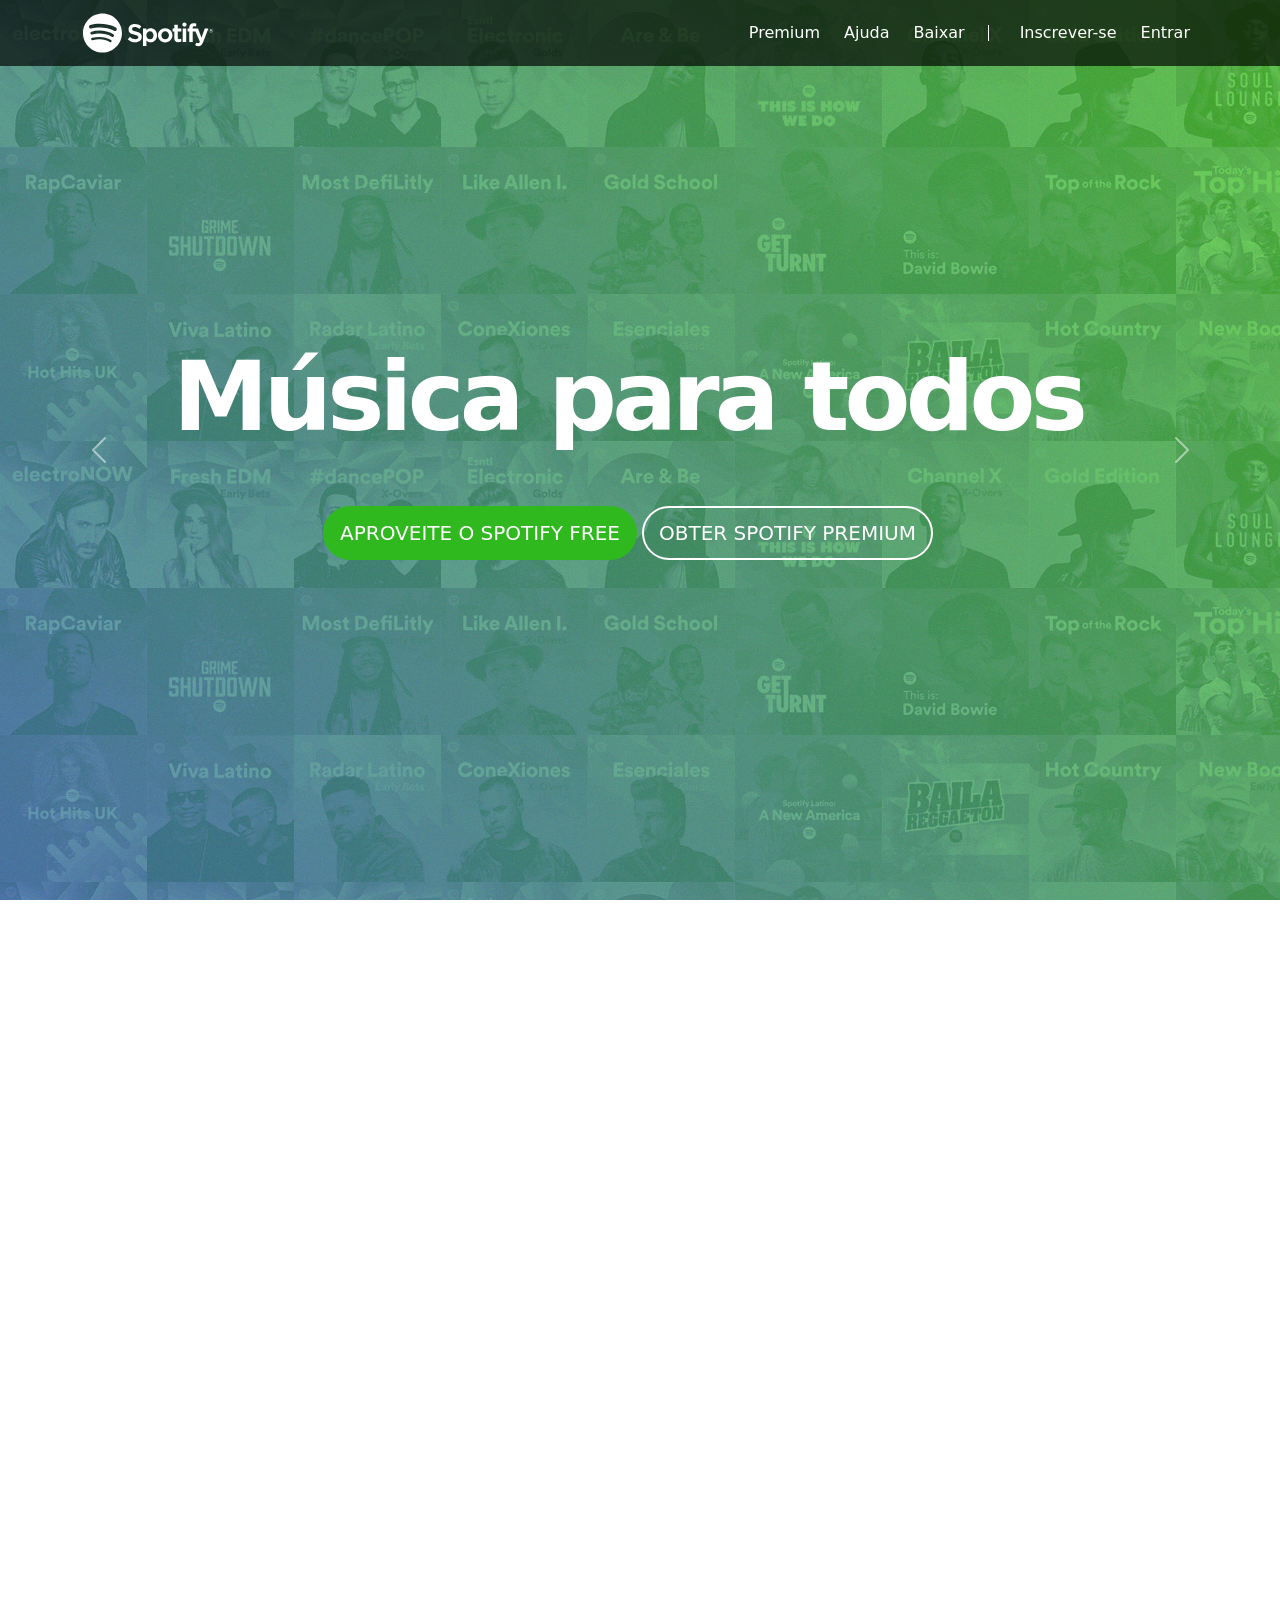
<file: copia-do-spotify/index.html>
<!doctype html>
<html lang="en">
    <head>
        <meta charset="utf-8">
        <meta name="viewport" content="width=device-width, initial-scale=1">
        <title>spotify copy</title>
        <link href="https://cdn.jsdelivr.net/npm/bootstrap@5.2.0-beta1/dist/css/bootstrap.min.css" rel="stylesheet" integrity="sha384-0evHe/X+R7YkIZDRvuzKMRqM+OrBnVFBL6DOitfPri4tjfHxaWutUpFmBp4vmVor" crossorigin="anonymous">
        <style>
            .phone {
                transform: rotate(30deg);
                padding-left: 20px;
            }
            .conteudo1 {
                background-color: white;
                padding-top: 20px;
                padding-bottom: 20px;
            }
            html, body {
                height: 100%;
                overflow-x: hidden;
            }
            #home {
                height: 100%;
            }
            body {
                background: url(capa.png),
                            url(ruido.png),
                            linear-gradient(50deg,#2e99b9,#3ef826);
                background-attachment: fixed;
            }
            .nav-link:hover {
                color: #26f877;
            }
            .nav-link {
                color: #fff;
            }            
            .albuns {
                padding: 10px 0;
            }
            .divisor {
                width: 1px;
                background: #fff;
                margin: 12px 15px;
            }
            h1 {
                font-weight: 900;
                letter-spacing: -0.05em;
                margin-bottom: 50px;
                color: white;
            }
            h2 {
                font-weight: 700;
                font-size: 3em;
                letter-spacing: -0.04em;
                color: #17c400;
            }
            h3 {
                font-weight: 700;
                font-size: 2em;
                letter-spacing: -0.04em;
                color: #17c400;
           }
            p {
                font-weight: 500;
            }
            .capa {
                text-align: center;
            }
            footer {
                padding: 50px;
            }
            footer h6 {
                color: #919496;
                font-size: 0.8em;
                text-transform: uppercase;
            }
            ul {
                list-style: none;
            }
            li img {
                width: 15%;
                margin: 0px 50px 50px;
            }
            footer a {
                color: white;
                font-size: 0.8em;
                
            }
            footer a:hover {
                color: #9bf0e1;
                font-size: 0.8em;
                text-decoration: none;
            }
            footer ul li a img{
                float: right;
                margin: 0 5px;
            }
            .btn-custom {
                color: white;
                border-radius: 500px;
                -moz-border-radius: 500px;
                -webkit-border-radius: 500px;
                text-transform: uppercase;
                transition: background 0.4s, color 0.4;
                padding: 10px 15px;
            }
            .btn-verde {
                background-color: #30b91e;
                border:2px solid #30b91e;
            }
            .btn-verde:hover {
                border:2px solid white;
                color: white;
                background-color: #30b91e;
            }
            .btn-branco {
                border:2px solid white;
            }
            .btn-branco:hover {
                border: 2px solid white;
                color: black;
                background-color: white;
            }
            @media (max-width: 767px) {
                .phone {
                    display: none;
                }
            }
            @media (max-width: 1200px) {
                .phone {
                    display: none;
                }
                .lefth {
                    width: 100%;
                }
            }
            /* X-Small devices (portrait phones, less than 576px)*/
            @media (max-width: 575.98px) {
                h1 {
                    font-size: 2em;
                }
                .btn-custom {
                    margin: 10px 15px;
                }
            }
            /* Small devices (landscape phones, 576px and up)*/
            @media (min-width: 576px) {
                h1 {
                    font-size: 3em;
                }
            }

            /* Medium devices (tablets, 768px and up)*/
            @media (min-width: 768px) {
                h1 {
                    font-size: 4em;
                }
            }

            /* Large devices (desktops, 992px and up)*/
            @media (min-width: 992px) {
                h1 {
                    font-size: 5em;
                }
            }

            /* X-Large devices (large desktops, 1200px and up)*/
            @media (min-width: 1200px) {
                h1 {
                    font-size: 6em;
                }
            }

            /* XX-Large devices (larger desktops, 1400px and up)*/
            @media (min-width: 1400px) {
                h1 {
                    font-size: 7em;
                }
            }
            
            /* scroll bar */
            /* width */
            ::-webkit-scrollbar {
            width: 10px;
            }

            /* Track */
            ::-webkit-scrollbar-track {
            background: #f1f1f1;
            }

            /* Handle */
            ::-webkit-scrollbar-thumb {
            background: #888;
            }

            /* Handle on hover */
            ::-webkit-scrollbar-thumb:hover {
            background: #555;
            }
        </style>
    </head>
    <body>
        <header class="fixed-top">
            <nav class="navbar navbar-expand-sm navbar-light" style="background-color: #000000ab;">
                <div class="container">
                    <a class="navbar-brand" href="index.html">
                        <img src="spotify.svg" width="132px">
                    </a>
                    
                    <button class="navbar-toggler">
                        <span class="navbar-toggler-icon" type="button" data-bs-toggle="collapse" data-bs-target="#navbarSupportedContent" aria-controls="navbarSupportedContent" aria-expanded="false" aria-label="Toggle navigation"></span>
                    </button>
                    <div class="collapse navbar-collapse" id="navbarSupportedContent">
                        <ul class="navbar-nav ms-auto">
                            <li class="nav-item ms-2">
                                <a class="nav-link" href="premium.html">Premium</a>
                            </li>
                            <li class="nav-item ms-2">
                                <a class="nav-link" href="ajuda.html">Ajuda</a>
                            </li>
                            <li class="nav-item ms-2">
                                <a class="nav-link" href="#">Baixar</a>
                            </li>
                            <li class="divisor"></li>
                            <li class="nav-item ms-2">
                                <a class="nav-link" href="#">Inscrever-se</a>
                            </li>
                            <li class="nav-item ms-2">
                                <a class="nav-link" href="#">Entrar</a>
                            </li>
                        </ul>
                    </div>
                </div>
            </nav>
        </header>

        <section id="home" class="d-flex">
            <div id="carouselControls" class="carousel slide container align-self-center" data-bs-ride="carousel">
                <div class="row carousel-inner">
                    <div class="col-md-12 capa carousel-item active">
                        <div class=" d-block w-100">
                        <h1>Música para todos</h1>
                            <button class="btn btn-lg rounded-pill text-decoration-none btn-custom btn-verde" href="#">Aproveite o spotify free</button>
                            <button class="btn btn-lg rounded-pill text-decoration-none btn-custom btn-branco" href="#">Obter spotify premium</button>          
                        </div>
                    </div>
                    <div class="col-md-12 capa carousel-item">
                        <div class=" d-block w-100">
                            <h1>As melhores rádios</h1>
                            <button class="btn btn-lg rounded-pill text-decoration-none btn-custom btn-branco" href="#"><i class="bi bi-music-note-beamed"></i>Ouça agora</button>          
                        </div>
                    </div>
                </div>
                <button class="carousel-control-prev" style="width: 5%" type="button" data-bs-target="#carouselControls" data-bs-slide="prev">
                    <span class="carousel-control-prev-icon" aria-hidden="true"></span>
                    <span class="visually-hidden">Previous</span>
                </button>
                <button class="carousel-control-next" style="width: 5%" type="button" data-bs-target="#carouselControls" data-bs-slide="next">
                    <span class="carousel-control-next-icon" aria-hidden="true"></span>
                    <span class="visually-hidden">Next</span>
                </button>
            </div>

        </section>

        <section class="d-flex conteudo1">
            <div class="container aling-self-center">
                <div class="row">
                    <div class="col-md-6">
                        <div class="row albuns">
                            <div class="col-md-6">
                                <img class="img-fluid d-none d-md-block" src="img1.jpg">
                            </div>
                            <div class="col-md-6">
                                <img class="img-fluid d-none d-md-block" src="img2.jpg">
                            </div>
                        </div>
                        <div class="row albuns">
                            <div class="col-md-6">
                                <img class="img-fluid d-none d-md-block" src="img3.jpg">
                            </div>
                            <div class="col-md-6">
                                <img class="img-fluid d-none d-md-block" src="img4.jpg">
                            </div>
                        </div>

                    </div>
                    <div class="col-md-6">
                        <h2>O que o Spotify tem?</h2>
                        <h3>Músicas</h3>
                        <p>O Spotify tem milhões de músicas. Escute seus sons favoritos, descbra novas músicase reúna seus favoritosem um só lugar.</p>
                        <h3>Playlists</h3>
                        <p>No Spotify você encontra uma playlist para cada momento. Todas feitas por fanáticos e especialistas da música.</p>
                        <h3>Novos lançamentos</h3>
                        <p>Escute os novos lançamentos de singles e álbuns da semana e veja o que está bombando no top 50.</p>
                    </div>
                </div>

            </div>
        </section>
        <section class="d-flex">
            <div class="container mt-3">
                <div class="row">
                    <div class="col-md-4 lefth">
                        <h4 class="text-white">Fácil</h4>
                        <h4 class="text-white">Buscar</h4>

                        <p class="text-white">Já sabe o que quer escutar? é só procurar e apertar o play.</p>

                        <h4 class="text-white">Navegar</h4>

                        <p class="text-white">Veja os novos lançamentos, o que está bombando nas paradas e as melhores playlists para o seu momento.</p>

                        <h4 class="text-white">descobrir</h4>

                        <p class="text-white">Curta músicas novas toda segunda-feira com uma playlist personalizada pra você. Ou relaxe e curta uma das rádios.</p>
                    </div>
                    <div class="col-md-8 d-xlg-block phone">
                        <img class="img-fluid" src="iphone3.png">
                        <img class="img-fluid" src="iphone2.png">
                    </div>
                </div>                
            </div>
        </section>
        
        <footer class="d-flex bg-black">
            <div class="container">
                <div class="row">
                    <div class="col-md-2">
                        <a href="#">
                            <img src="spotify.svg" width="132px">
                        </a>
                    </div>
                    <div class="col-md-2">
                        <h6>company</h6>
                        <ul>
                            <li><a href="#">Sobre</a></li>
                            <li><a href="#">Empregos</a></li>
                            <li><a href="#">Impresa</a></li>
                            <li><a href="#">Novidades</a></li>
                        </ul>
                    </div>
                    <div class="col-md-2">
                        <h6>comunidades</h6>
                        <ul>
                            <li><a href="#">Artistas</a></li>
                            <li><a href="#">Desenvolvimento</a></li>
                            <li><a href="#">Marcas</a></li>
                        </ul>
                    </div>
                    <div class="col-md-2">
                        <h6>links uteis</h6>
                        <ul>
                            <li><a href="#">Ajuda</a></li>
                            <li><a href="#">Presentes</a></li>
                            <li><a href="#">Player da web</a></li>
                        </ul>
                    </div>
                        
                    <div class="col-md-4">
                        <ul>
                            <li>
                                <a href="#"><img src="instagram.png"></a>
                            </li>
                            <li>
                                <a href="#"><img src="twitter.png"></a>
                            </li>
                            <li>
                                <a href="#"><img src="facebook.png"></a>
                            </li>
                        </ul>
                    </div>
                </div>
            </div>
        </footer>

        <script src="https://cdn.jsdelivr.net/npm/@popperjs/core@2.11.5/dist/umd/popper.min.js" integrity="sha384-Xe+8cL9oJa6tN/veChSP7q+mnSPaj5Bcu9mPX5F5xIGE0DVittaqT5lorf0EI7Vk" crossorigin="anonymous"></script>
        <script src="https://cdn.jsdelivr.net/npm/bootstrap@5.2.0/dist/js/bootstrap.min.js" integrity="sha384-ODmDIVzN+pFdexxHEHFBQH3/9/vQ9uori45z4JjnFsRydbmQbmL5t1tQ0culUzyK" crossorigin="anonymous"></script>
   </body>
</html>
</file>
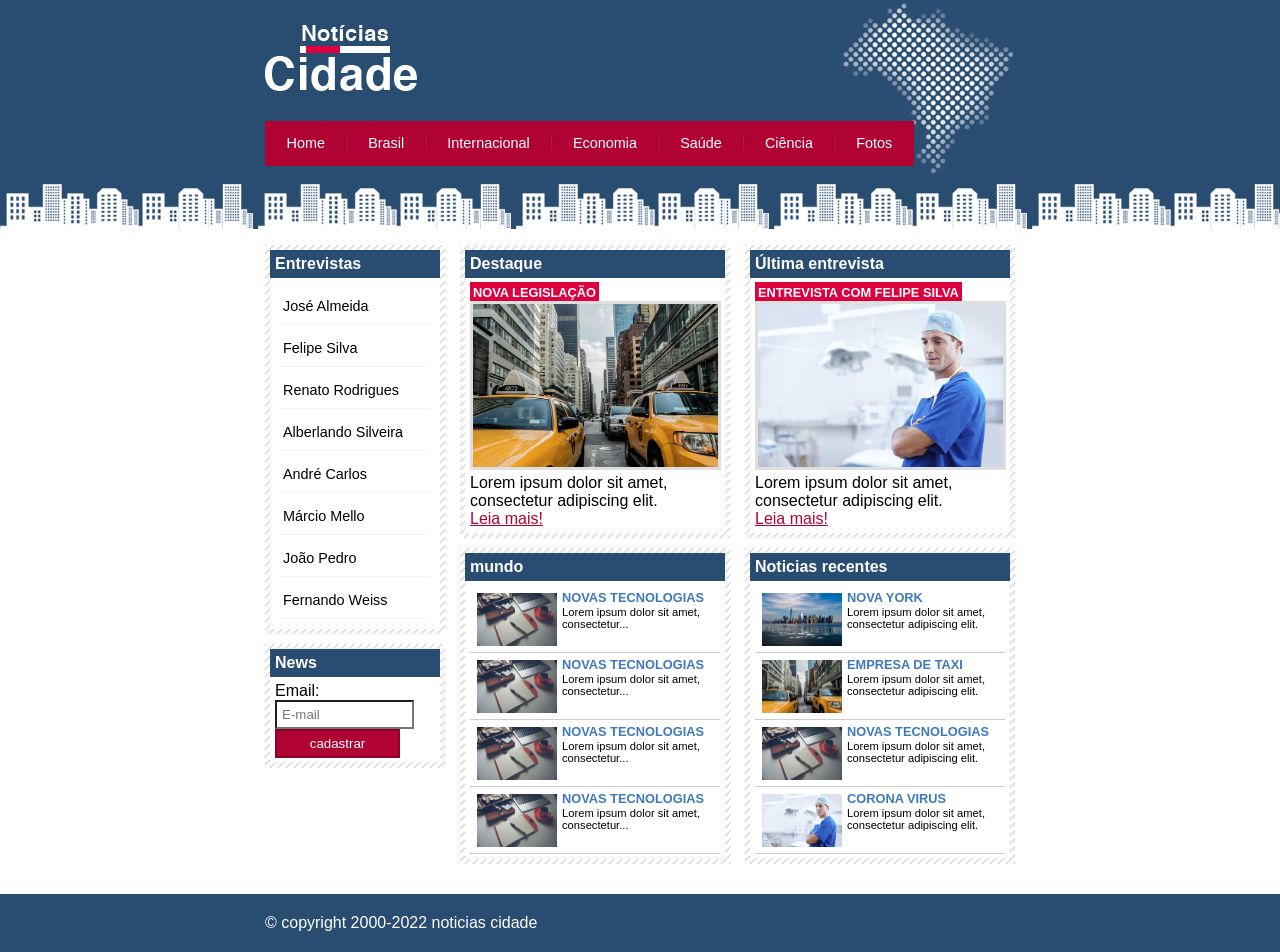
<file: noticias_cidade/index.html>
<!DOCTYPE html>
<html>
	<head>
		<meta charset="utf-8">
		<meta name="viewport" content="width=device-width, initial-scale=1">
		<title>noticias cidade</title>

		<link rel="stylesheet" type="text/css" href="./css/estilo.css">
	</head>

	<body id="tres-colunas" class="home">
		<!--início container-->
		<div id="container">

			<!--início topo-->
			<div id="topo">
				<h1 class="logo">notícias cidade</h1>
				<ul id="navegacao">
					<li class="primeiro">
						<a id="home" href="index.html">Home</a>
					</li>
					<li>
						<a id="brasil" href="brasil.html">Brasil</a>
					</li>
					<li>
						<a id="internacional" href="internacional.html">Internacional</a>
					</li>
					<li>
						<a id="economia" href="economia.html">Economia</a>
					</li>
					<li>
						<a id="saude" href="saude.html">Saúde</a>
					</li>
					<li>
						<a id="ciencia" href="ciencia.html">Ciência</a>
					</li>
					<li>
						<a id="fotos" href= "fotos.html">Fotos</a>
					</li>
				</ul>
			</div><!--fim topo-->

			<!--início conteudo-->
			<div id="conteudo">
				
				<div id="primario">

					<div class="caixa-destaque">
						<div class="caixa">
							<h2>Destaque</h2>
							<div class="caixa-conteudo">
								<h3>nova legislação</h3>
								<img class="imagem-principal"src="imagens/taxi.jpg" width="100%">
								<p>Lorem ipsum dolor sit amet, consectetur adipiscing elit.</p>
								<a href="NOVA LEGISLAÇÃO">Leia mais!</a>
							</div>
						</div>
					</div>	
						<div class="caixa">
							<h2>mundo</h2>
							<div class="caixa-conteudo">

									<ul class="lista-noticias">
										<li>
											<a href="">
												<img src="imagens/tecnologia.jpg" width="80">
												<h3>Novas tecnologias</h3>
												<p>Lorem ipsum dolor sit amet, consectetur...</p>
											</a>
										</li>
										<li>
											<a href="">
												<img src="imagens/tecnologia.jpg" width="80">
												<h3>Novas tecnologias</h3>
												<p>Lorem ipsum dolor sit amet, consectetur...</p>
											</a>
										</li>
										<li>
											<a href="">
												<img src="imagens/tecnologia.jpg" width="80">
												<h3>Novas tecnologias</h3>
												<p>Lorem ipsum dolor sit amet, consectetur...</p>
											</a>
										</li>
										<li>
											<a href="">
												<img src="imagens/tecnologia.jpg" width="80">
												<h3>Novas tecnologias</h3>
												<p>Lorem ipsum dolor sit amet, consectetur...</p>
											</a>
										</li>
									</ul>
							</div>
						</div>
				</div>

				<div id="secundario">

					<div class="caixa-destaque">
						<div class="caixa">
							<h2>Última entrevista</h2>
							<div class="caixa-conteudo">
								<h3>entrevista com felipe silva</h3>
								<img class="imagem-principal" src="imagens/doutor.jpg" width="100%">
								<p>Lorem ipsum dolor sit amet, consectetur adipiscing elit.</p>
								<a href="noticias recentes">Leia mais!</a>
							</div>
						</div>

						<div class="caixa">
							<h2>Noticias recentes</h2>
							<div class="caixa-conteudo">

								<ul class="lista-noticias">
									<li>
										<a href="">
											<img src="imagens/cidade.jpg" width="80">
											<h3>Nova York</h3>
											<p>Lorem ipsum dolor sit amet, consectetur adipiscing elit.</p>
										</a>
									</li>
									<li>
										<a href="">
											<img src="imagens/taxi.jpg" width="80">
											<h3>Empresa de taxi</h3>
											<p>Lorem ipsum dolor sit amet, consectetur adipiscing elit.</p>
										</a>
									</li>
									<li>
										<a href="">
											<img src="imagens/tecnologia.jpg" width="80">
											<h3>Novas tecnologias</h3>
											<p>Lorem ipsum dolor sit amet, consectetur adipiscing elit.</p>
										</a>
									</li>
									<li>
										<a href="">
											<img src="imagens/doutor.jpg" width="80">
											<h3>corona virus</h3>
											<p>Lorem ipsum dolor sit amet, consectetur adipiscing elit.</p>
										</a>
									</li>
								</ul>
							</div>
						</div>

					</div>
				</div>

				<!--inicio lateral-->
				<div id="lateral">

					<div class="caixa">
						
						<h2>Entrevistas</h2>
						<div class="caixa-conteudo">
							<ul>
								<li><a href="">José Almeida</a></li>
								<li><a href="">Felipe Silva</a></li>
								<li><a href="">Renato Rodrigues</a></li>
								<li><a href="">Alberlando Silveira</a></li>
								<li><a href="">André Carlos</a></li>
								<li><a href="">Márcio Mello</a></li>
								<li><a href="">João Pedro</a></li>
								<li><a href="">Fernando Weiss</a></li>
							</ul>
						</div>
					</div>

					<div class="caixa">
						<h2>News</h2>
						<div class="caixa-conteudo">
							
							<form >
								<div>
									<label for="email">Email:</label>
									<input type="text" name="email" id="email" placeholder="E-mail">
								</div>
								<div>
									<input class="submit" type="submit" value="cadastrar">
								</div>

							</form>

						</div>
					</div>

				</div>

			</div><!--fim conteudo-->

		</div><!--fim container-->

		<div id="container-rodape" style="clear: both;">
			<div id="rodape">
				&copy; copyright 2000-2022 noticias cidade
			</div>
		</div>

	</body>
</html>
</file>
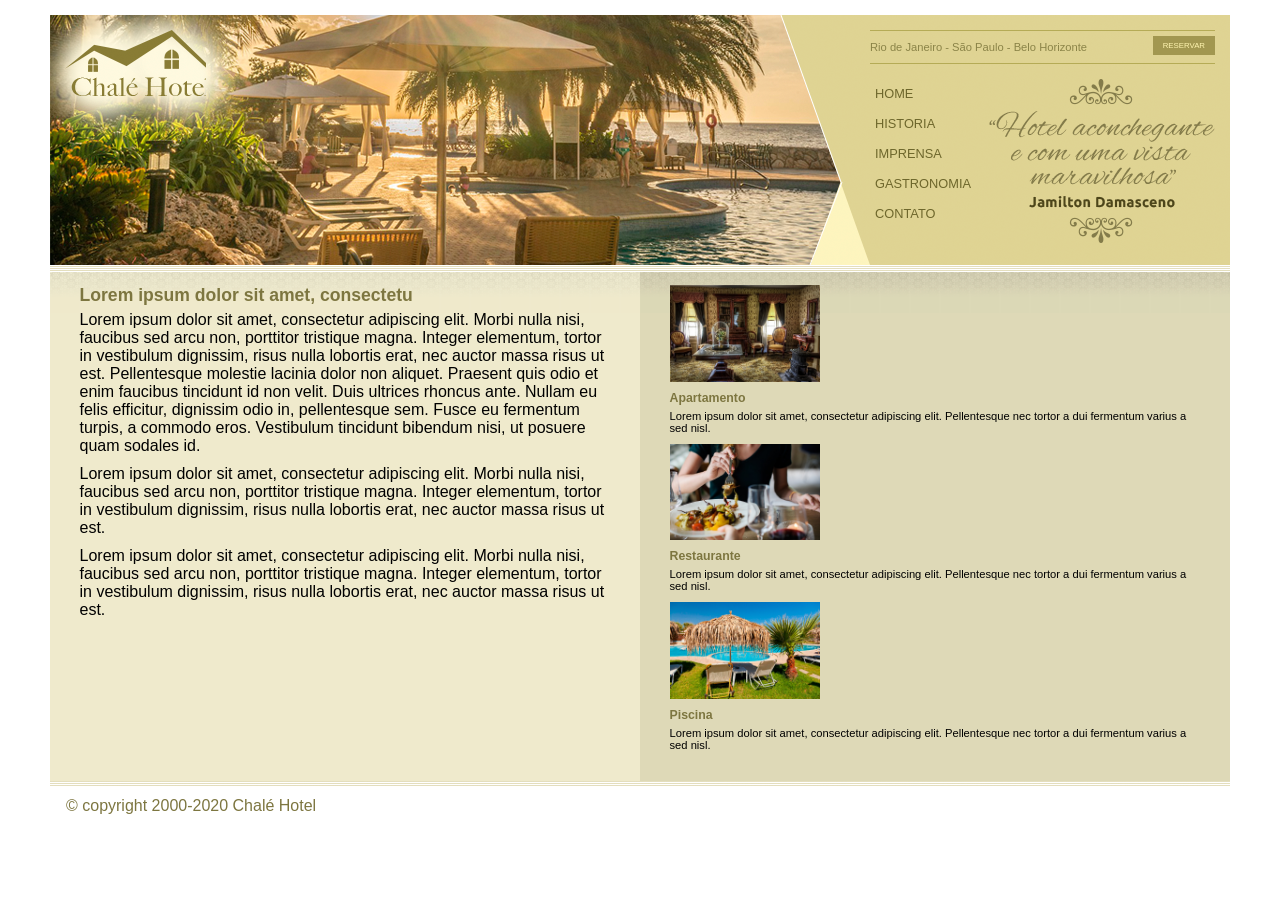
<file: projeto chalé hotel/index.html>
<!DOCTYPE html>
<html>
	<head>
		<meta charset="utf-8">
		<meta name="viewport" content="width=device-width, initial-scale=1">
		<link rel="stylesheet" type="text/css" href="css/estilo.css">
		<title>chale hotel</title>
	</head>
	<body>

		<div id="container">
			<div id="topo">
				
				<div id="area-logo">
					<h1 class="logo">
						<a href="">Chalé Hotel</a>
					</h1>
				</div>

				<div id="area-menu">
					<div id="conteudo-menu">
						<div id="menu-locais">
						 	<span class="locais">
						 		Rio de Janeiro - São Paulo - Belo Horizonte
						 	</span>
						 	<a class="reserva"href="">Reservar</a>
						 	<div style="clear: both;"></div>
						</div>
						<div id="menu">

					 		<ul id="navegacao">
								<li><a href="">Home</a></li>
						 		<li><a href="">Historia</a></li>
						 		<li><a href="">Imprensa</a></li>
						 		<li><a href="">Gastronomia </a></li>
								<li><a href="">Contato</a></li>
						 	</ul>

					 		<img class="depoimento" src="imagens/depoimento.png">
						</div>
					</div>
				</div>

			</div>

			<div id="area-principal">
				<div class="conteudo">
					<h2>
						Lorem ipsum dolor sit amet, consectetu
					</h2>
					<p>
						Lorem ipsum dolor sit amet, consectetur adipiscing elit. Morbi nulla nisi, faucibus sed arcu non, porttitor tristique magna. Integer elementum, tortor in vestibulum dignissim, risus nulla lobortis erat, nec auctor massa risus ut est. Pellentesque molestie lacinia dolor non aliquet. Praesent quis odio et enim faucibus tincidunt id non velit. Duis ultrices rhoncus ante. Nullam eu felis efficitur, dignissim odio in, pellentesque sem. Fusce eu fermentum turpis, a commodo eros. Vestibulum tincidunt bibendum nisi, ut posuere quam sodales id.
					</p>
					<p>
						Lorem ipsum dolor sit amet, consectetur adipiscing elit. Morbi nulla nisi, faucibus sed arcu non, porttitor tristique magna. Integer elementum, tortor in vestibulum dignissim, risus nulla lobortis erat, nec auctor massa risus ut est. 
					</p>
					<p>
						Lorem ipsum dolor sit amet, consectetur adipiscing elit. Morbi nulla nisi, faucibus sed arcu non, porttitor tristique magna. Integer elementum, tortor in vestibulum dignissim, risus nulla lobortis erat, nec auctor massa risus ut est. 
					</p>
				</div>
			</div>
			<div id="area-lateral">
				<div class="conteudo">
					<ul>
						<li id="beneficios">
							<a href="">
								<img src="imagens/apartamento.jpg" width="150" alt="apartamento">
								<h2>Apartamento</h2>
								<p>
									Lorem ipsum dolor sit amet, consectetur adipiscing elit. Pellentesque nec tortor a dui fermentum varius a sed nisl.
								</p>
								
							</a>
						</li>
						<li>
							<a href="">
								<img src="imagens/restaurante.jpg" width="150" alt="restaurante">
								<h2>Restaurante</h2>
								<p>
									Lorem ipsum dolor sit amet, consectetur adipiscing elit. Pellentesque nec tortor a dui fermentum varius a sed nisl.
								</p>
								
							</a>
						</li>
						<li>
							<a href="">
								<img src="imagens/piscina.jpg" width="150" alt="piscina">
								<h2>Piscina</h2>
								<p>
									Lorem ipsum dolor sit amet, consectetur adipiscing elit. Pellentesque nec tortor a dui fermentum varius a sed nisl.
								</p>
								
							</a>
						</li>
					</ul>
				</div>
			</div>
			<div id="rodape">
				&copy; copyright 2000-2020 Chalé Hotel
			</div>
		</div>

	</body>
</html>
</file>
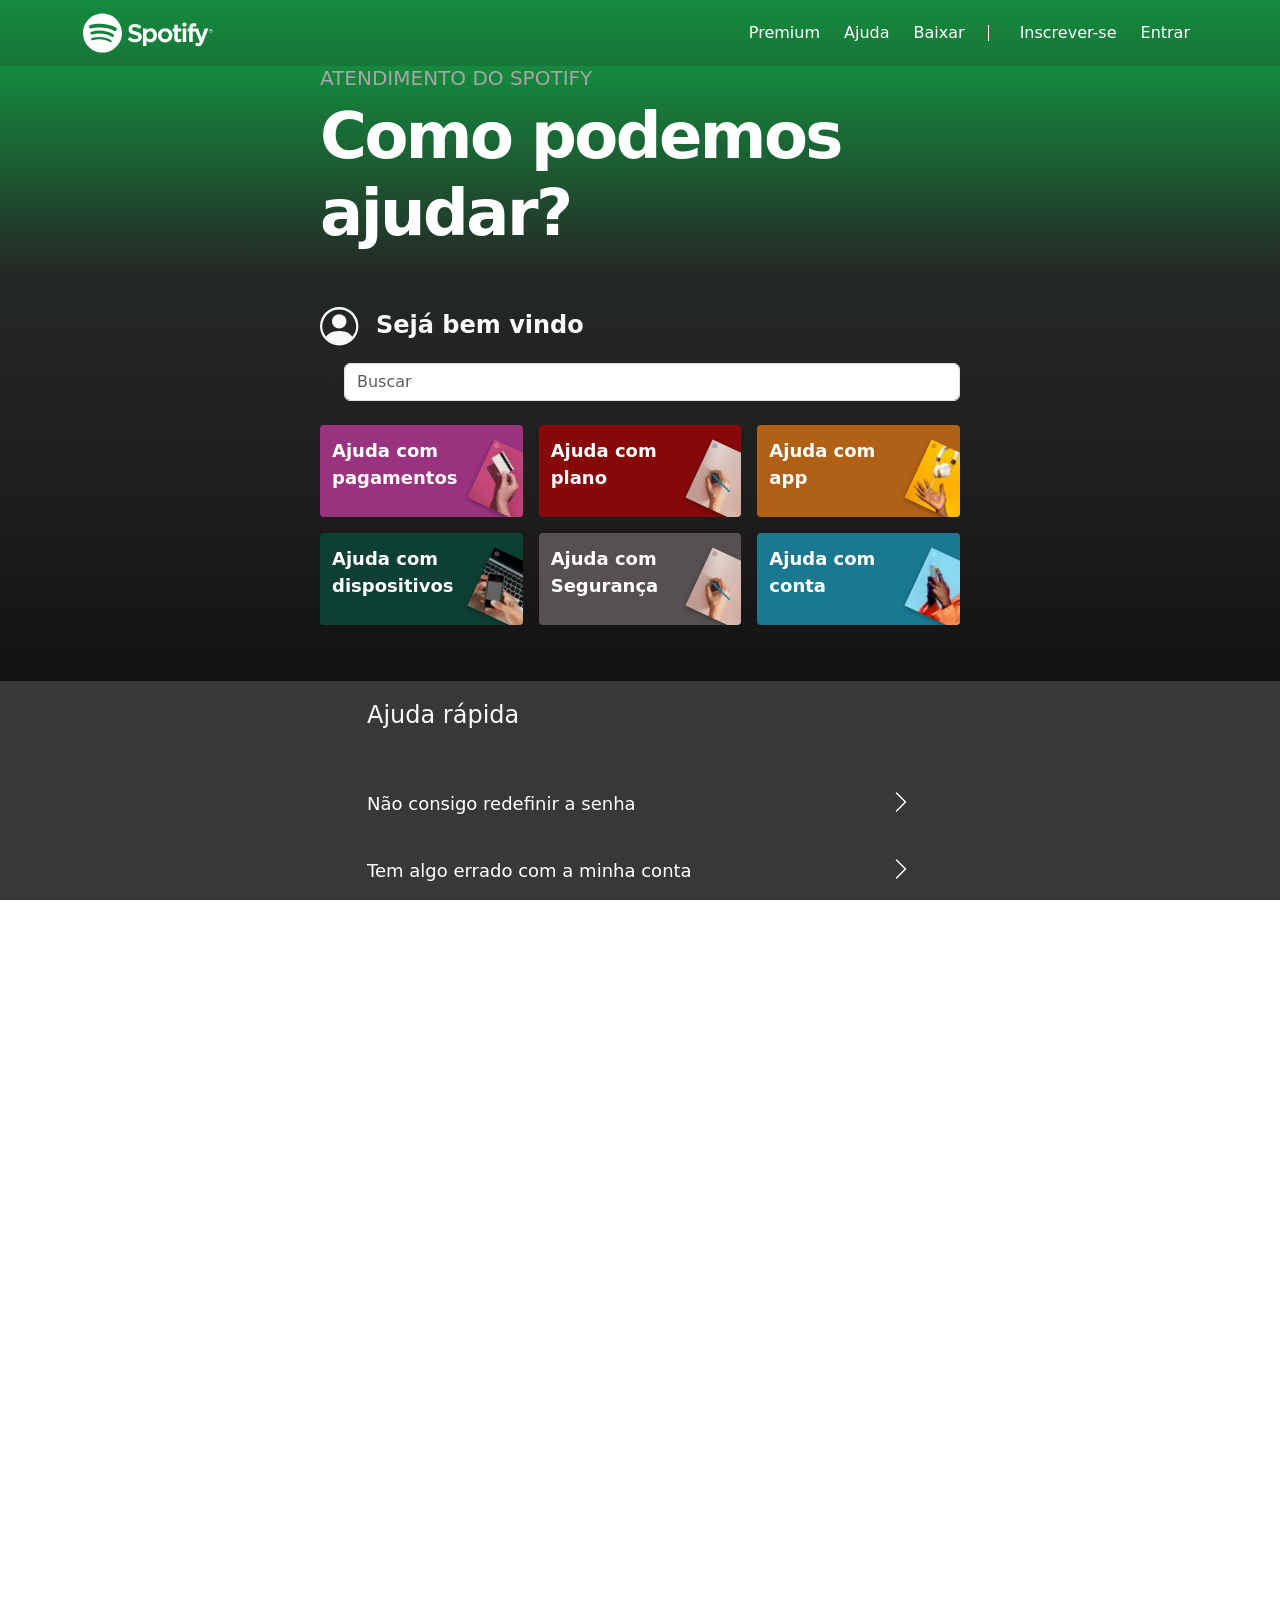
<file: copia-do-spotify/ajuda.html>
<!doctype html>
<html lang="en">
    <head>
        <meta charset="utf-8">
        <meta name="viewport" content="width=device-width, initial-scale=1">
        <title>spotify copy</title>
        <link href="https://cdn.jsdelivr.net/npm/bootstrap@5.2.0-beta1/dist/css/bootstrap.min.css" rel="stylesheet" integrity="sha384-0evHe/X+R7YkIZDRvuzKMRqM+OrBnVFBL6DOitfPri4tjfHxaWutUpFmBp4vmVor" crossorigin="anonymous">
        <style>
            /*------- inicio base -------*/
            .conteudo1 {
                background-color: rgb(58, 55, 55);
                padding-top: 20px;
                padding-bottom: 20px;
            }
            .conteudo2 {
                background-color: rgb(27, 26, 26);
                padding-top: 20px;
                padding-bottom: 20px;
            }
            html, body {
                height: 100%;
                overflow-x: hidden;
            }
            #home {
                background:linear-gradient(to bottom,#148b3e,#242925,#201e1e ,#131212);

            }
            body {
                background:
                            linear-gradient(to bottom,#148b3e,#242925,#201e1e ,#131212);
            }
            /*------- fim base -------*/

            /*------- inicio barra de navegação -------*/
            .nav-link:hover {
                color: #26f877;
            }
            .nav-link {
                color: #fff;
            }            
            .albuns {
                padding: 10px 0;
            }
            .divisor {
                width: 1px;
                background: #fff;
                margin: 12px 15px;
            }
            h1 {
                color: #a7a7a7;
            }
            h2 {
                font-weight: 700;
                font-size: 4em;
                letter-spacing: -0.04em;
                color: #ffffff;
            }
            /*------- fim barra de navegação -------*/
            
            .conteudo2 h2 {
                font-weight: 700;
                font-size: 3em;
                letter-spacing: -0.04em;
                color: #ffffff;                
            }
            h3 {
                font-weight: 700;
                font-size: 2em;
                letter-spacing: -0.04em;
                color: #17c400;
           }
           h6 {
            padding: 0px 0px 32px;
           }
            p {
                font-weight: 500;
            }
            .capa {
                text-align: center;
            }
            section li {
                padding: 20px 0px;
            }
            /*------ inicio footer ------*/
            footer {
                padding: 50px;
            }
            footer h6 {
                color: #919496;
                font-size: 0.8em;
                text-transform: uppercase;
            }
            ul {
                list-style: none;
                padding: 0px;
            }
            footer li img {
                width: 15%;
                margin: 0px 50px 50px;
            }
            
            a {
                color: #fff;
                text-decoration: none;
                font-size: 1.125rem;
            }
            a:hover {
                color: #fff;
                text-decoration: underline;
            }
            footer a {
                color: white;
                font-size: 0.8em;
                
            }
            footer a:hover {
                color: #9bf0e1;
                font-size: 0.8em;
                text-decoration: none;
            }
            footer ul li a img{
                float: right;
                margin: 0 5px;
            }
            /*------ final footer ------*/
            .btn-custom {
                color: white;
                border-radius: 500px;
                -moz-border-radius: 500px;
                -webkit-border-radius: 500px;
                text-transform: uppercase;
                transition: background 0.4s, color 0.4;
                padding: 10px 15px;
            }
            .btn-verde {
                background-color: #30b91e;
                border:2px solid #30b91e;
            }
            .btn-verde:hover {
                border:2px solid white;
                color: white;
                background-color: #30b91e;
            }
            .btn-branco {
                border:2px solid white;
            }
            .btn-branco:hover {
                border: 2px solid white;
                color: black;
                background-color: white;
            }
            .list-img {
            height: 64px;
            position: absolute;
            top: 25px;
            box-shadow: rgba(0, 0, 0, 0.295) 0px 2px 4px 0px;
            right: calc(100% - 64px + 19px);
            left: calc(100% - 64px + 19px);
            transform: rotate(25deg);
        }
        .list-text {
            display: grid;
            font-size: 1.125rem;
            font-weight: 700;
        }
        
        .list-box {
            height: 92px;
            position: relative;
            overflow: hidden;
            border-radius: 4px;
        }
        .list-item {
            padding: 12px 54px 12px 12px;
        }
        .painel-ajuda {
            padding-top: 16px;
            height: auto;
            width: 100%;
            margin-bottom: 56px;
            gap: 16px;
            grid-template-areas: 
            "item item item"
            "item item item";
        }
        .item {
            min-width: 170px;
        }
        
            @media (max-width: 767px) {
                .phone {
                    display: none;
                }
            }
            @media (max-width: 1200px) {
                .phone {
                    display: none;
                }
                .lefth {
                    width: 100%;
                }
            }
            /* X-Small devices (portrait phones, less than 576px)*/
            @media (max-width: 575.98px) {
                h1 {
                    font-size: 2em;
                }
                .btn-custom {
                    margin: 10px 15px;
                }
            }
            /* Small devices (landscape phones, 576px and up)*/
            @media (min-width: 576px) {
                h1 {
                    font-size: 3em;
                }
            }

            /* Medium devices (tablets, 768px and up)*/
            @media (min-width: 768px) {
                h1 {
                    font-size: 4em;
                }
            }

            /* Large devices (desktops, 992px and up)*/
            @media (min-width: 992px) {
                h1 {
                    font-size: 5em;
                }
            }

            /* X-Large devices (large desktops, 1200px and up)*/
            @media (min-width: 1200px) {
                h1 {
                    font-size: 6em;
                }
            }

            /* XX-Large devices (larger desktops, 1400px and up)*/
            @media (min-width: 1400px) {
                h1 {
                    font-size: 7em;
                }
            }
            
            /* scroll bar */
            /* width */
            ::-webkit-scrollbar {
            width: 10px;
            }

            /* Track */
            ::-webkit-scrollbar-track {
            background: #f1f1f1;
            }

            /* Handle */
            ::-webkit-scrollbar-thumb {
            background: #888;
            }

            /* Handle on hover */
            ::-webkit-scrollbar-thumb:hover {
            background: #555;
            }
        </style>
    </head>
    <body>
        <header class="">
            <nav class="navbar navbar-expand-sm navbar-light" style="background-color: none;">
                <div class="container" >
                    <a class="navbar-brand" href="index.html">
                        <img src="spotify.svg" width="132px">
                    </a>
                    
                    <button class="navbar-toggler">
                        <span class="navbar-toggler-icon" type="button" data-bs-toggle="collapse" data-bs-target="#navbarSupportedContent" aria-controls="navbarSupportedContent" aria-expanded="false" aria-label="Toggle navigation"></span>
                    </button>
                    <div class="collapse navbar-collapse" id="navbarSupportedContent">
                        <ul class="navbar-nav ms-auto">
                            <li class="nav-item ms-2">
                                <a class="nav-link" href="premium.html">Premium</a>
                            </li>
                            <li class="nav-item ms-2">
                                <a class="nav-link" href="ajuda.html">Ajuda</a>
                            </li>
                            <li class="nav-item ms-2">
                                <a class="nav-link" href="baixar.html">Baixar</a>
                            </li>
                            <li class="divisor"></li>
                            <li class="nav-item ms-2">
                                <a class="nav-link" href="#">Inscrever-se</a>
                            </li>
                            <li class="nav-item ms-2">
                                <a class="nav-link" href="#">Entrar</a>
                            </li>
                        </ul>
                    </div>
                </div>
            </nav>
        </header>

        <section id="home" class="d-flex">
                <div class="col-md-6 mx-auto">
                    <div class="col-md-6 w-100 pb-5">
                        <h1 class="fs-5">ATENDIMENTO DO SPOTIFY</h1>
                        <h2>Como podemos ajudar?</h2>
                    </div>

                    <div class="col-md-6 d-flex w-100">
                        <div class="me-2">
                            <svg xmlns="http://www.w3.org/2000/svg" width="48" height="48" fill="currentColor" class="bi bi-person-circle text-light" viewBox="0 0 20 20">
                                <path d="M11 6a3 3 0 1 1-6 0 3 3 0 0 1 6 0z"/>
                                <path fill-rule="evenodd" d="M0 8a8 8 0 1 1 16 0A8 8 0 0 1 0 8zm8-7a7 7 0 0 0-5.468 11.37C3.242 11.226 4.805 10 8 10s4.757 1.225 5.468 2.37A7 7 0 0 0 8 1z"/>
                            </svg>
                        </div>
                        <span class="text-light">
                            <span style="font-size: 1.5rem; font-weight: 700;">Sejá bem vindo</span>
                        </span> 
                    </div>

                    <form class="col-md-6 d-flex w-100 pt-2 pb-2">
                        <div class="inputConteiner">
                            <svg xmlns="http://www.w3.org/2000/svg" width="24" height="24" fill="currentColor" class="bi bi-search" viewBox="0 0 24 24">
                                <path d="M11.742 10.344a6.5 6.5 0 1 0-1.397 1.398h-.001c.03.04.062.078.098.115l3.85 3.85a1 1 0 0 0 1.415-1.414l-3.85-3.85a1.007 1.007 0 0 0-.115-.1zM12 6.5a5.5 5.5 0 1 1-11 0 5.5 5.5 0 0 1 11 0z"/>
                            </svg>
                        </div>
                        <input type="search" placeholder="Buscar" class="form-control">
                    </form>

                    <div class="col-md-6 d-grid painel-ajuda">
                        <div class="item">
                            <a href="#" role="listitem">
                                <div class="list-box" style="background-color: rgb(153, 51, 127);">
                                    <img class="list-img" src="pagamento.png">
                                    <div class="list-item">
                                        <p class="list-text">Ajuda com pagamentos</p>
                                    </div>
                                </div>
                            </a>
                        </div>
                        
                        <div class="item">
                            <a href="#" role="listitem">
                                <div class="list-box" style="background-color: rgb(133, 9, 9);">
                                    <img class="list-img" src="plano.png">
                                    <div class="list-item">
                                        <p class="list-text">Ajuda com plano</p>
                                    </div>
                                </div>
                            </a>
                        </div>
            
                        <div class="item">
                            <a href="#" role="listitem">
                                <div class="list-box" style="background-color: rgb(177, 97, 22);">
                                    <img class="list-img" src="app.png">
                                    <div class="list-item">
                                        <p class="list-text">Ajuda com app</p>
                                    </div>
                                </div>
                            </a>
                        </div>
            
                        <div class="item">
                            <a href="#" role="listitem">
                                <div class="list-box" style="background-color: rgb(14, 63, 51);">
                                    <img class="list-img" src="dispositivos.png">
                                    <div class="list-item">
                                        <p class="list-text">Ajuda com dispositivos</p>
                                    </div>
                                </div>
                            </a>
                        </div>
            
                        <div class="item">
                            <a href="#" role="listitem">
                                <div class="list-box"  style="background-color: rgb(87, 80, 80);">
                                    <img class="list-img" src="seguranças.png">
                                    <div class="list-item">
                                        <p class="list-text">Ajuda com Segurança</p>
                                    </div>
                                </div>
                            </a>
                        </div>
            
                        <div class="item">
                            <a href="#" role="listitem">
                                <div class="list-box" style="background-color: rgb(26, 121, 145);">
                                    <img class="list-img" src="conta.png">
                                    <div class="list-item">
                                        <p class="list-text">Ajuda com conta</p>
                                    </div>
                                </div>
                            </a>
                        </div>
                    </div>                   
                </div>
        </section>

        <section class="d-flex conteudo1">
            <div class="container aling-self-center">
                <div class="row">
                    <div class="col-md-6 mx-auto">
                        <h6 class="text-light fs-4">Ajuda rápida</h6>
                        <ul class="text-light" style="list-style: none;">
                            <li>
                                <a href="#">
                                    <span>Não consigo redefinir a senha</span>
                                    <svg style="float:right;" xmlns="http://www.w3.org/2000/svg" width="24" height="24" fill="currentColor" class="bi bi-chevron-right text-light" viewBox="0 0 16 16">
                                    <path fill-rule="evenodd" d="M4.646 1.646a.5.5 0 0 1 .708 0l6 6a.5.5 0 0 1 0 .708l-6 6a.5.5 0 0 1-.708-.708L10.293 8 4.646 2.354a.5.5 0 0 1 0-.708z"/>
                                    </svg>
                                </a>
                            </li>
                            <li>
                                <a href="#">
                                    <span>Tem algo errado com a minha conta</span>
                                    <svg style="float:right;" xmlns="http://www.w3.org/2000/svg" width="24" height="24" fill="currentColor" class="bi bi-chevron-right text-light" viewBox="0 0 16 16">
                                    <path fill-rule="evenodd" d="M4.646 1.646a.5.5 0 0 1 .708 0l6 6a.5.5 0 0 1 0 .708l-6 6a.5.5 0 0 1-.708-.708L10.293 8 4.646 2.354a.5.5 0 0 1 0-.708z"/>
                                    </svg>
                                </a>
                            </li>
                            <li>
                                <a href="#"><span>Não lembro minhas informações de login</span>
                                    <svg style="float:right;" xmlns="http://www.w3.org/2000/svg" width="24" height="24" fill="currentColor" class="bi bi-chevron-right text-light" viewBox="0 0 16 16">
                                    <path fill-rule="evenodd" d="M4.646 1.646a.5.5 0 0 1 .708 0l6 6a.5.5 0 0 1 0 .708l-6 6a.5.5 0 0 1-.708-.708L10.293 8 4.646 2.354a.5.5 0 0 1 0-.708z"/>
                                    </svg>
                                </a>
                            </li>
                            <li>
                                <a href="#">
                                    <span>Ajuda para entrar com o Facebook</span>
                                    <svg style="float:right;" xmlns="http://www.w3.org/2000/svg" width="24" height="24" fill="currentColor" class="bi bi-chevron-right text-light" viewBox="0 0 16 16">
                                    <path fill-rule="evenodd" d="M4.646 1.646a.5.5 0 0 1 .708 0l6 6a.5.5 0 0 1 0 .708l-6 6a.5.5 0 0 1-.708-.708L10.293 8 4.646 2.354a.5.5 0 0 1 0-.708z"/>
                                    </svg>
                                </a>
                            </li>
                            <li>
                                <a href="#">
                                    <span>Formas de pagamento</span>
                                    <svg style="float:right;" xmlns="http://www.w3.org/2000/svg" width="24" height="24" fill="currentColor" class="bi bi-chevron-right text-light" viewBox="0 0 16 16">
                                    <path fill-rule="evenodd" d="M4.646 1.646a.5.5 0 0 1 .708 0l6 6a.5.5 0 0 1 0 .708l-6 6a.5.5 0 0 1-.708-.708L10.293 8 4.646 2.354a.5.5 0 0 1 0-.708z"/>
                                    </svg>
                                </a>
                            </li>
                            <li>
                                <a href="#">
                                    <span>Criar ou entrar em um plano Família</span>
                                    <svg style="float:right;" xmlns="http://www.w3.org/2000/svg" width="24" height="24" fill="currentColor" class="bi bi-chevron-right text-light" viewBox="0 0 16 16">
                                    <path fill-rule="evenodd" d="M4.646 1.646a.5.5 0 0 1 .708 0l6 6a.5.5 0 0 1 0 .708l-6 6a.5.5 0 0 1-.708-.708L10.293 8 4.646 2.354a.5.5 0 0 1 0-.708z"/>
                                    </svg>
                                </a>
                            </li>
                        </ul>
                    </div>
                </div>

            </div>
        </section>
        <section class="d-flex conteudo2">
            <div class="container mt-3">
                <div class="row">
                    <div class="col-md-6 mx-auto m-5">
                        <h2 class="text-center">Visite nossa Comunidade</h2>
                        <p class="text-center text-light">Tem uma pergunta? Encontre respostas na nossa Comunidade de fãs especialistas do mundo todo!</p>
                        <div class="col-md-6 mx-auto">
                            <button class="btn btn-sm rounded-pill text-decoration-none text-dark btn-custom btn-verde" style="font-weight: 700;">Acesse a Comunidade do Spotify</button>
                        </div>
                    </div>
                </div>                
            </div>
        </section>
        
        <footer class="d-flex bg-black">
            <div class="container">
                <div class="row">
                    <div class="col-md-2">
                        <a href="#">
                            <img src="spotify.svg" width="132px">
                        </a>
                    </div>
                    <div class="col-md-2">
                        <h6>company</h6>
                        <ul>
                            <li><a href="#">Sobre</a></li>
                            <li><a href="#">Empregos</a></li>
                            <li><a href="#">Impresa</a></li>
                            <li><a href="#">Novidades</a></li>
                        </ul>
                    </div>
                    <div class="col-md-2">
                        <h6>comunidades</h6>
                        <ul>
                            <li><a href="#">Artistas</a></li>
                            <li><a href="#">Desenvolvimento</a></li>
                            <li><a href="#">Marcas</a></li>
                        </ul>
                    </div>
                    <div class="col-md-2">
                        <h6>links uteis</h6>
                        <ul>
                            <li><a href="#">Ajuda</a></li>
                            <li><a href="#">Presentes</a></li>
                            <li><a href="#">Player da web</a></li>
                        </ul>
                    </div>
                        
                    <div class="col-md-4">
                        <ul>
                            <li>
                                <a href="#"><img src="instagram.png"></a>
                            </li>
                            <li>
                                <a href="#"><img src="twitter.png"></a>
                            </li>
                            <li>
                                <a href="#"><img src="facebook.png"></a>
                            </li>
                        </ul>
                    </div>
                </div>
            </div>
        </footer>

        <script src="https://cdn.jsdelivr.net/npm/@popperjs/core@2.11.5/dist/umd/popper.min.js" integrity="sha384-Xe+8cL9oJa6tN/veChSP7q+mnSPaj5Bcu9mPX5F5xIGE0DVittaqT5lorf0EI7Vk" crossorigin="anonymous"></script>
        <script src="https://cdn.jsdelivr.net/npm/bootstrap@5.2.0/dist/js/bootstrap.min.js" integrity="sha384-ODmDIVzN+pFdexxHEHFBQH3/9/vQ9uori45z4JjnFsRydbmQbmL5t1tQ0culUzyK" crossorigin="anonymous"></script>
   </body>
</html>
</file>
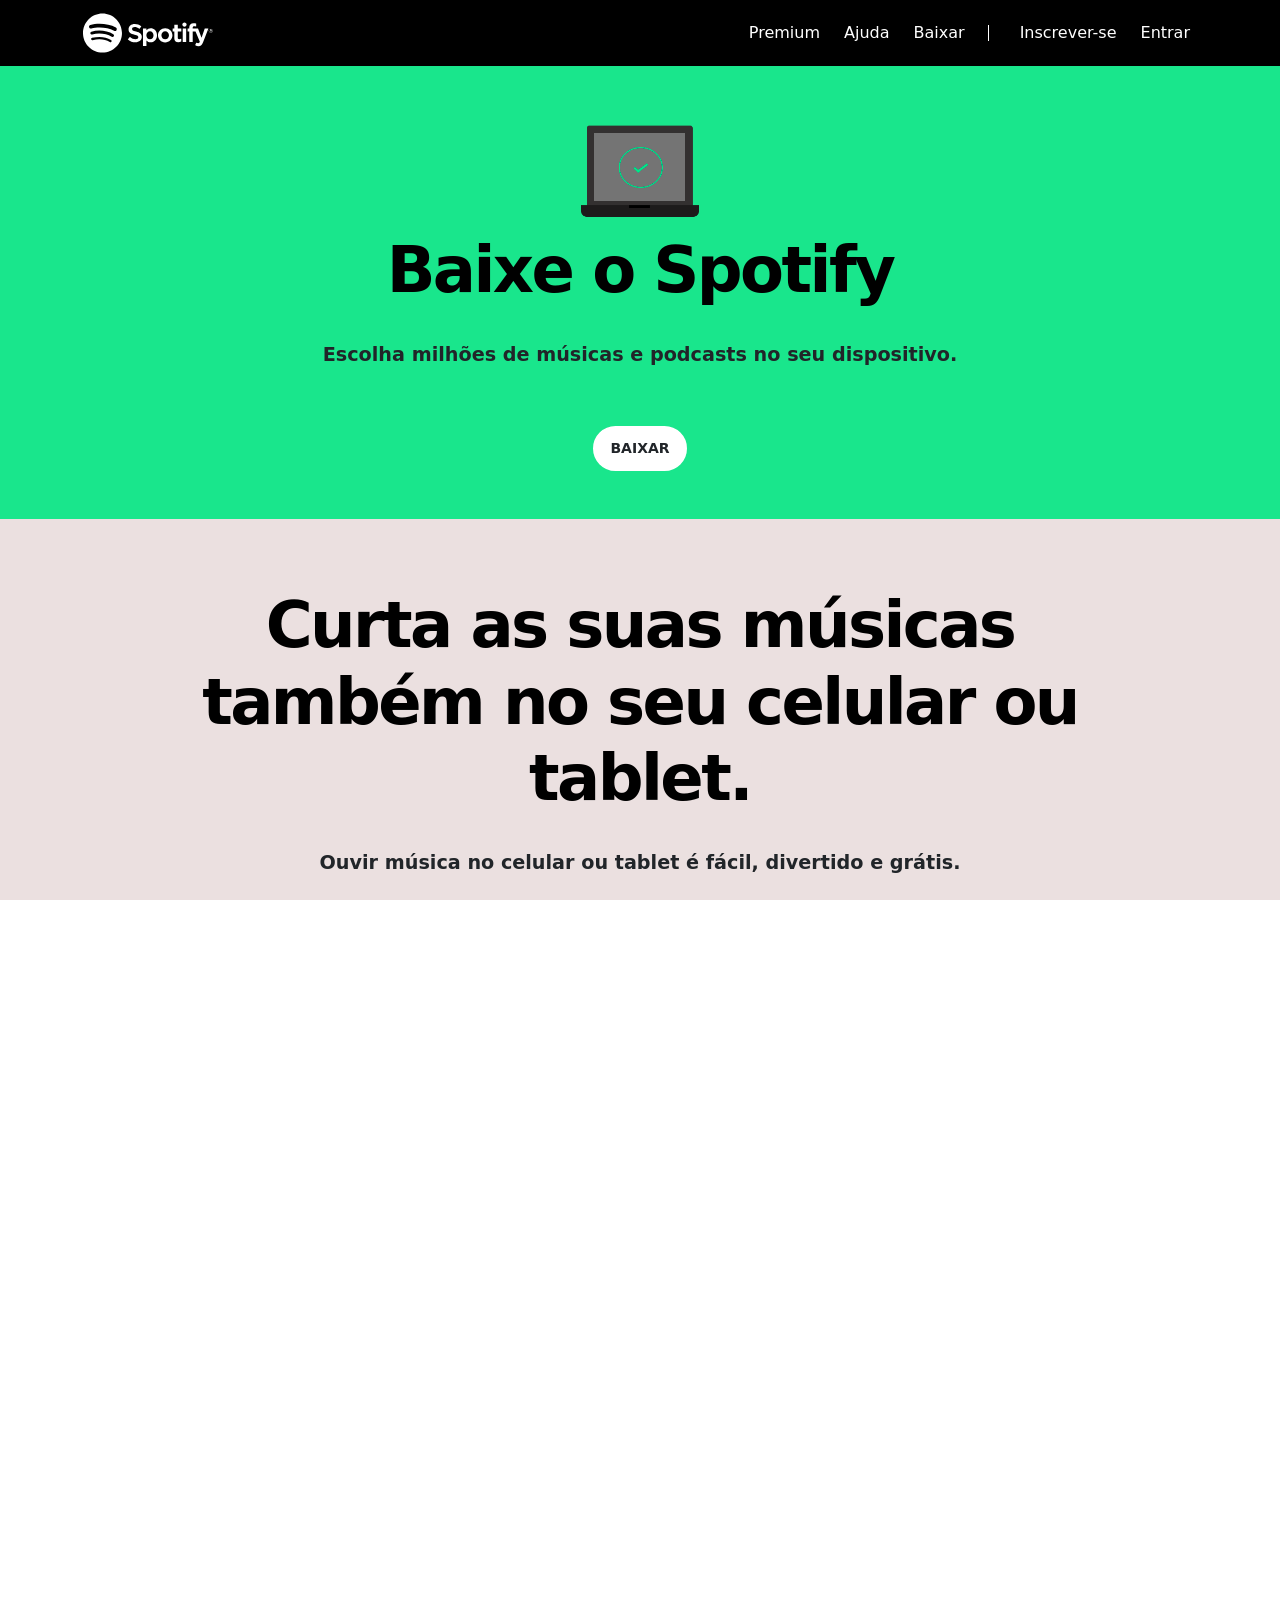
<file: copia-do-spotify/baixar.html>
<!doctype html>
<html lang="en">
    <head>
        <meta charset="utf-8">
        <meta name="viewport" content="width=device-width, initial-scale=1">
        <title>spotify copy</title>
        <link href="https://cdn.jsdelivr.net/npm/bootstrap@5.2.0-beta1/dist/css/bootstrap.min.css" rel="stylesheet" integrity="sha384-0evHe/X+R7YkIZDRvuzKMRqM+OrBnVFBL6DOitfPri4tjfHxaWutUpFmBp4vmVor" crossorigin="anonymous">
        <style>
            .conteudo1 {
                background-color: rgb(235, 224, 224);
                padding-top: 20px;
                padding-bottom: 20px;
            }
            .conteudo2 {
                background-color: rgb(27, 26, 26);
                padding-top: 20px;
                padding-bottom: 20px;
            }
            html, body {
                height: 100%;
                overflow-x: hidden;
            }
            #home {
                background-color: #19e68c;

            }
            body {
                background:
                            linear-gradient(to bottom,#148b3e,#242925,#201e1e ,#131212);
            }
            .nav-link:hover {
                color: #26f877;
            }
            .nav-link {
                color: #fff;
            }            
            .albuns {
                padding: 10px 0;
            }
            .divisor {
                width: 1px;
                background: #fff;
                margin: 12px 15px;
            }
            h1 {
                color: #a7a7a7;
            }
            h2 {
                font-weight: 700;
                font-size: 4em;
                letter-spacing: -0.04em;
                color: #000000;
            }
            .conteudo2 h2 {
                font-weight: 700;
                font-size: 3em;
                letter-spacing: -0.04em;
                color: #ffffff;                
            }
            h3 {
                font-weight: 700;
                font-size: 2em;
                letter-spacing: -0.04em;
                color: #17c400;
           }
           h6 {
            padding: 0px 0px 32px;
           }
            p {
                font-weight: 500;
            }
            .capa {
                text-align: center;
            }
            
            
            footer {
                padding: 50px;
            }
            footer h6 {
                color: #919496;
                font-size: 0.8em;
                text-transform: uppercase;
            }
            ul {
                display: inline;
                list-style: none;
                padding: 0px;
            }
            li img {
                width: 15%;
                margin: 0px 50px 50px;
            }
            section li {
                padding: 20px 0px;
            }
            a {
                color: #fff;
                text-decoration: none;
                font-size: 1.125rem;
            }
            a:hover {
                color: #fff;
                text-decoration: underline;
            }
            footer a {
                color: white;
                font-size: 0.8em;
                
            }
            footer a:hover {
                color: #9bf0e1;
                font-size: 0.8em;
                text-decoration: none;
            }
            footer ul li a img{
                float: right;
                margin: 0 5px;
            }
            .btn-custom {
                color: white;
                border-radius: 500px;
                -moz-border-radius: 500px;
                -webkit-border-radius: 500px;
                text-transform: uppercase;
                transition: background 0.4s, color 0.4;
                padding: 10px 15px;
            }
            .btn-verde {
                background-color: #30b91e;
                border:2px solid #30b91e;
            }
            .btn-verde:hover {
                border:2px solid white;
                color: white;
                background-color: #30b91e;
            }
            .btn-branco {
                background-color: white;
                border:2px solid white;
            }
            .btn-branco:hover {
                border: 2px solid white;
                color: black;
                background-color: white;
            }
            .list .list-box{
                display: inline-block;
                list-style: none;
                font-size: 1.125rem;
                font-weight: 700;
            }
            .item {
                padding-top: 16px;
            }
            
        
            @media (max-width: 767px) {
                .phone {
                    display: none;
                }
            }
            @media (max-width: 1200px) {
                .phone {
                    display: none;
                }
                .lefth {
                    width: 100%;
                }
            }
            /* X-Small devices (portrait phones, less than 576px)*/
            @media (max-width: 575.98px) {
                h1 {
                    font-size: 2em;
                }
                .btn-custom {
                    margin: 10px 15px;
                }
            }
            /* Small devices (landscape phones, 576px and up)*/
            @media (min-width: 576px) {
                h1 {
                    font-size: 3em;
                }
            }

            /* Medium devices (tablets, 768px and up)*/
            @media (min-width: 768px) {
                h1 {
                    font-size: 4em;
                }
            }

            /* Large devices (desktops, 992px and up)*/
            @media (min-width: 992px) {
                h1 {
                    font-size: 5em;
                }
            }

            /* X-Large devices (large desktops, 1200px and up)*/
            @media (min-width: 1200px) {
                h1 {
                    font-size: 6em;
                }
            }

            /* XX-Large devices (larger desktops, 1400px and up)*/
            @media (min-width: 1400px) {
                h1 {
                    font-size: 7em;
                }
            }
            
            /* scroll bar */
            /* width */
            ::-webkit-scrollbar {
            width: 10px;
            }

            /* Track */
            ::-webkit-scrollbar-track {
            background: #f1f1f1;
            }

            /* Handle */
            ::-webkit-scrollbar-thumb {
            background: #888;
            }

            /* Handle on hover */
            ::-webkit-scrollbar-thumb:hover {
            background: #555;
            }
        </style>
    </head>
    <body>
        <header>
            <nav class="navbar navbar-expand-sm navbar-light" style="background-color: black;">
                <div class="container" >
                    <a class="navbar-brand" href="index.html">
                        <img src="spotify.svg" width="132px">
                    </a>
                    
                    <button class="navbar-toggler">
                        <span class="navbar-toggler-icon" type="button" data-bs-toggle="collapse" data-bs-target="#navbarSupportedContent" aria-controls="navbarSupportedContent" aria-expanded="false" aria-label="Toggle navigation"></span>
                    </button>
                    <div class="collapse navbar-collapse" id="navbarSupportedContent">
                        <ul class="navbar-nav ms-auto">
                            <li class="nav-item ms-2">
                                <a class="nav-link" href="premium.html">Premium</a>
                            </li>
                            <li class="nav-item ms-2">
                                <a class="nav-link" href="ajuda.html">Ajuda</a>
                            </li>
                            <li class="nav-item ms-2">
                                <a class="nav-link" href="#">Baixar</a>
                            </li>
                            <li class="divisor"></li>
                            <li class="nav-item ms-2">
                                <a class="nav-link" href="#">Inscrever-se</a>
                            </li>
                            <li class="nav-item ms-2">
                                <a class="nav-link" href="#">Entrar</a>
                            </li>
                        </ul>
                    </div>
                </div>
            </nav>
        </header>

        <section id="home" class="d-flex">
                <div class="col-md-12 mx-auto text-center p-5">
                    <div>
                        <img src="notebook-teste2.png" width="10%">
                    </div>
                    <div class="col-md-6 w-100 pb-4">
                        <h2>Baixe o Spotify</h2>
                    </div>

                    <div class="col-md-6 d-flex w-100 pb-3 mb-4">
                        <p class="text-dark w-100" style="font-size: 1.2rem; font-weight: 700;">Escolha milhões de músicas e podcasts no seu dispositivo.</p>
                    </div>

                    <div class="d-flex mx-auto">
                        <button class="btn btn-sm rounded-pill text-decoration-none text-dark btn-custom btn-branco mx-auto" style="font-weight: 700;">Baixar</button>
                    </div>
                                      
                </div>
        </section>

        <section class="d-flex conteudo1">
            <div class="container aling-self-center">
                <div class="col-md-12 mx-auto text-center p-5">
                    <div class="col-md-6 w-100 pb-4">
                        <h2>Curta as suas músicas também no seu celular ou tablet.</h2>
                    </div>

                    <div class="col-md-6 d-flex w-100 pb-3 mb-4">
                        <p class="text-dark w-100" style="font-size: 1.2rem; font-weight: 700;">Ouvir música no celular ou tablet é fácil, divertido e grátis.</p>
                    </div>

                    <div class="col-md-12 mx-auto">
                        <img src="badge-app-store.svg" alt="">
                        <img src="badge-google-play-pt.svg" height="57px" style="margin: -8px;" alt="">
                        <img src="badge-microsoft.png" alt="">
                    </div>
                </div>
            </div>
        </section>
        
        <section class="d-flex conteudo2">
            <div class="container aling-self-center">
                <div class="col-md-12 mx-auto text-center p-5">
                    <div class="col-md-12 mx-auto">
                        <img src="conjuntos-de-dispositivos.png">
                    </div>
                    <div class="col-md-6 w-100 pb-4">
                        <h2>Uma só conta para curtir a música em qualquer dispositivo.</h2>
                    </div>

                    <div class="col-md-12">
                        <ul class="list">
                            <li class="item">
                                <a class="list-box" href="#">celular</a>
                            </li>
                            <li class="item">
                                <a class="list-box" href="#">computador</a>
                            </li>
                            <li class="item">
                                <a class="list-box" href="#">tablet</a>
                            </li>
                            <li class="item">
                                <a class="list-box" href="#">carro</a>
                            </li>
                            <li class="item">
                                <a class="list-box" href="#">playstation</a>
                            </li>
                            <li class="item">
                                <a class="list-box" href="#">xbox</a>
                            </li>
                            <li class="item">
                                <a class="list-box" href="#">tv</a>
                            </li>
                            <li class="item">
                                <a class="list-box" href="#">alto-falante</a>
                            </li>
                            <li class="item">
                                <a class="list-box" href="#">web player</a>
                            </li>
                        </ul>
                    </div>

                    
                </div>
            </div>
        </section>
        
        <footer class="d-flex bg-black">
            <div class="container">
                <div class="row">
                    <div class="col-md-2">
                        <a href="#">
                            <img src="spotify.svg" width="132px">
                        </a>
                    </div>
                    <div class="col-md-2">
                        <h6>company</h6>
                        <ul>
                            <li><a href="#">Sobre</a></li>
                            <li><a href="#">Empregos</a></li>
                            <li><a href="#">Impresa</a></li>
                            <li><a href="#">Novidades</a></li>
                        </ul>
                    </div>
                    <div class="col-md-2">
                        <h6>comunidades</h6>
                        <ul>
                            <li><a href="#">Artistas</a></li>
                            <li><a href="#">Desenvolvimento</a></li>
                            <li><a href="#">Marcas</a></li>
                        </ul>
                    </div>
                    <div class="col-md-2">
                        <h6>links uteis</h6>
                        <ul>
                            <li><a href="#">Ajuda</a></li>
                            <li><a href="#">Presentes</a></li>
                            <li><a href="#">Player da web</a></li>
                        </ul>
                    </div>
                        
                    <div class="col-md-4">
                        <ul>
                            <li>
                                <a href="#"><img src="instagram.png"></a>
                            </li>
                            <li>
                                <a href="#"><img src="twitter.png"></a>
                            </li>
                            <li>
                                <a href="#"><img src="facebook.png"></a>
                            </li>
                        </ul>
                    </div>
                </div>
            </div>
        </footer>

        <script src="https://cdn.jsdelivr.net/npm/@popperjs/core@2.11.5/dist/umd/popper.min.js" integrity="sha384-Xe+8cL9oJa6tN/veChSP7q+mnSPaj5Bcu9mPX5F5xIGE0DVittaqT5lorf0EI7Vk" crossorigin="anonymous"></script>
        <script src="https://cdn.jsdelivr.net/npm/bootstrap@5.2.0/dist/js/bootstrap.min.js" integrity="sha384-ODmDIVzN+pFdexxHEHFBQH3/9/vQ9uori45z4JjnFsRydbmQbmL5t1tQ0culUzyK" crossorigin="anonymous"></script>
   </body>
</html>
</file>
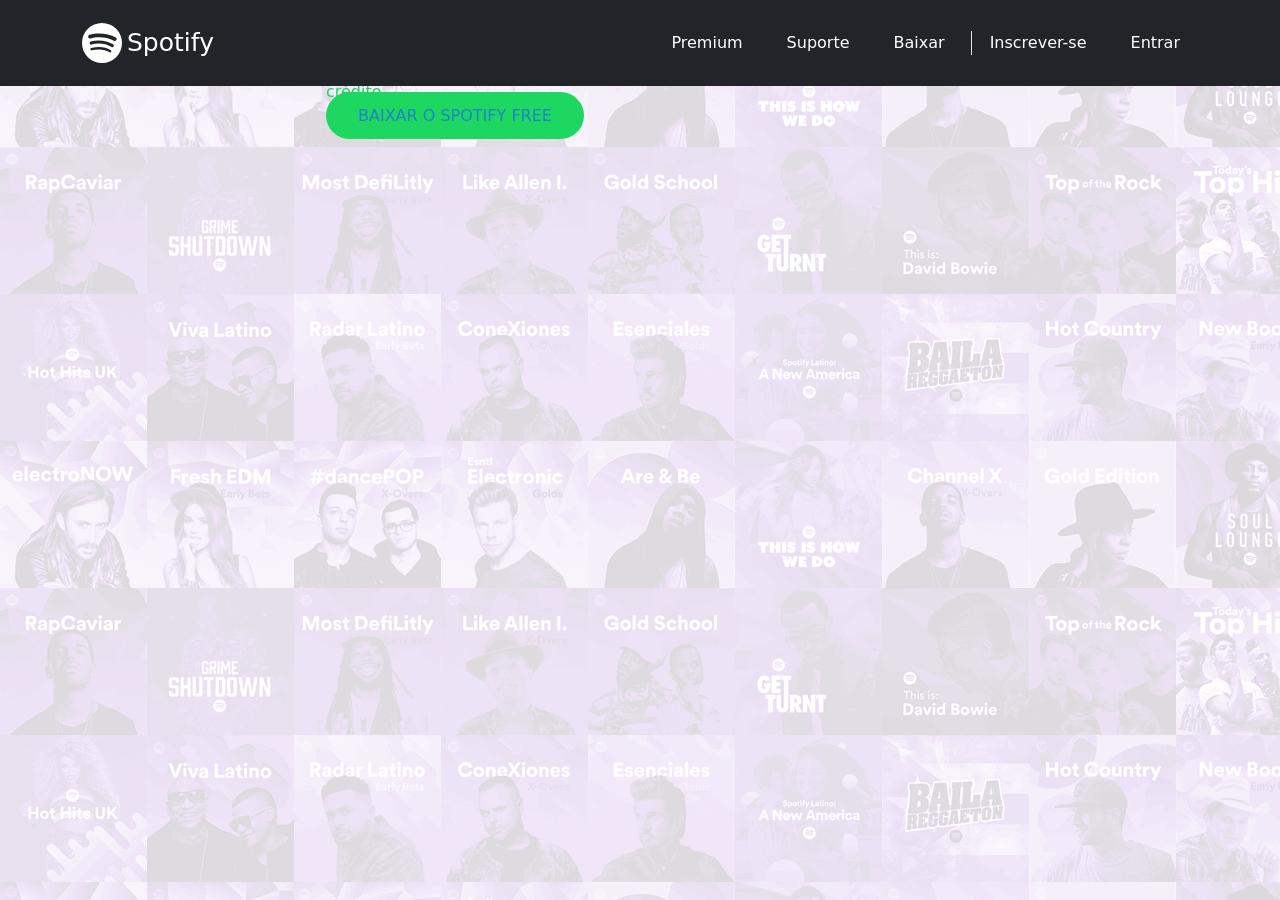
<file: copia-do-spotify/nothing here.html>
<!doctype html>
<html lang="en">
    <head>
        <meta charset="utf-8">
        <meta name="viewport" content="width=device-width, initial-scale=1">
        <title>Bootstrap demo</title>
        <link href="https://cdn.jsdelivr.net/npm/bootstrap@5.2.0-beta1/dist/css/bootstrap.min.css" rel="stylesheet" integrity="sha384-0evHe/X+R7YkIZDRvuzKMRqM+OrBnVFBL6DOitfPri4tjfHxaWutUpFmBp4vmVor" crossorigin="anonymous">
        <style>
            body {
                background-image: url(capa.png);
            }
            .nav-link {
                padding-top: 0;
                padding-bottom: 0;
                margin: 0 10px;
            }
            .navbar-brand {
                margin: 16px 0;
                padding: 0 5px;
            }
            #a1:hover, #a2:hover, #a3:hover, #a4:hover, #a5:hover {
                color: #00FF42;
            }
            .link {
                text-decoration: none;
                text-transform: uppercase;
                color: #1E84CA;
                background-color: #1ED760;
                padding: 14px 32px;
            }
            h1 {
                color: #1ED760;
            }
            p {
                color: #1ED760;
            }
        </style>
    </head>
    <body>
        <header>
            <nav class="navbar navbar-expand-md fixed-top navbar-dark bg-dark">
                <div class="container">
                    <svg xmlns="http://www.w3.org/2000/svg" style="color: white;" width="40" height="40" fill="currentColor" class="bi bi-spotify" viewBox="0 0 16 16">
                        <path d="M8 0a8 8 0 1 0 0 16A8 8 0 0 0 8 0zm3.669 11.538a.498.498 0 0 1-.686.165c-1.879-1.147-4.243-1.407-7.028-.77a.499.499 0 0 1-.222-.973c3.048-.696 5.662-.397 7.77.892a.5.5 0 0 1 .166.686zm.979-2.178a.624.624 0 0 1-.858.205c-2.15-1.321-5.428-1.704-7.972-.932a.625.625 0 0 1-.362-1.194c2.905-.881 6.517-.454 8.986 1.063a.624.624 0 0 1 .206.858zm.084-2.268C10.154 5.56 5.9 5.419 3.438 6.166a.748.748 0 1 1-.434-1.432c2.825-.857 7.523-.692 10.492 1.07a.747.747 0 1 1-.764 1.288z"/>
                    </svg>
                    <a class="navbar-brand" style="font-size: 25px;" href="#">Spotify</a>
                    
                    <button class="navbar-toggler">
                        <span class="navbar-toggler-icon" type="button" data-bs-toggle="collapse" data-bs-target="#navbarSupportedContent" aria-controls="navbarSupportedContent" aria-expanded="false" aria-label="Toggle navigation"></span>
                    </button>
                    <div class="collapse navbar-collapse" id="navbarSupportedContent">
                        <ul class="navbar-nav ms-auto">
                            <li class="nav-item ms-2">
                                <a class="nav-link active" id="a1" href="#">Premium</a>
                            </li>
                            <li class="nav-item ms-2">
                                <a class="nav-link active" id="a2" href="#">Suporte</a>
                            </li>
                            <li class="nav-item ms-2">
                                <a class="nav-link active" id="a3" href="#">Baixar</a>
                            </li>
                            <li class="nav-item ms-2 border-start">
                                <a class="nav-link active" id="a4" href="#">Inscrever-se</a>
                            </li>
                            <li class="nav-item ms-2">
                                <a class="nav-link active" id="a5" href="#">Entrar</a>
                            </li>
                        </ul>
                    </div>
                </div>
            </nav>
        </header>

        <section>
            <div class="row">
                <div class="d-flex col-md-6 m-auto">
                    <div class="align-self-center">
                        <h1>Escutar muda tudo</h1>
                        <p class="mb-auto">Milhões de músicas e podcasts para explorar. E nem precisa de cartão de crédito.</p>
                        <a class="rounded-pill link" href="#">baixar o spotify free</a> 
                    </div>
                </div>
            </div>
        </section>




        <script src="https://cdn.jsdelivr.net/npm/bootstrap@5.2.0-beta1/dist/js/bootstrap.bundle.min.js" integrity="sha384-pprn3073KE6tl6bjs2QrFaJGz5/SUsLqktiwsUTF55Jfv3qYSDhgCecCxMW52nD2" crossorigin="anonymous"></script>
    </body>
</html>
</file>
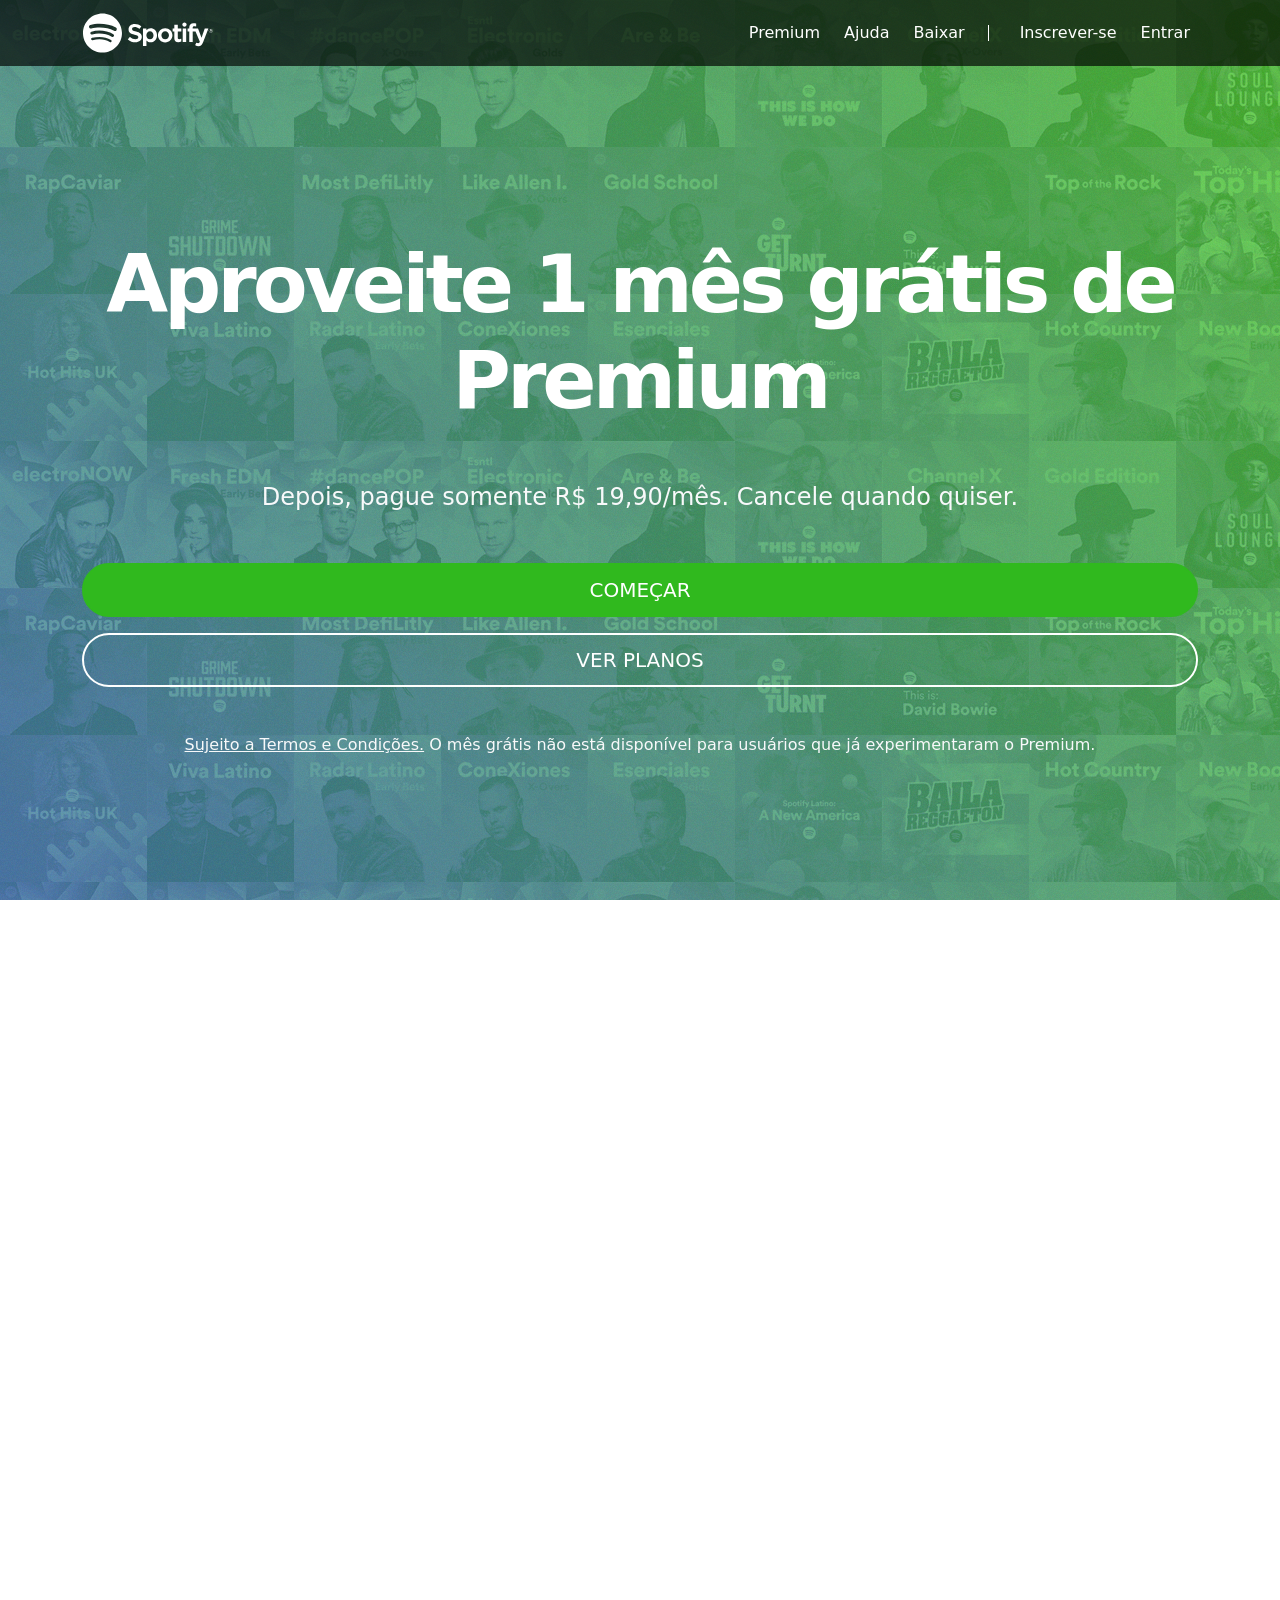
<file: copia-do-spotify/premium.html>
<!DOCTYPE html>
<html lang="en">
    <head>
        <meta charset="utf-8">
        <meta name="viewport" content="width=device-width, initial-scale=1">
        <title>spotify copy</title>
        <link href="https://cdn.jsdelivr.net/npm/bootstrap@5.2.0-beta1/dist/css/bootstrap.min.css" rel="stylesheet" integrity="sha384-0evHe/X+R7YkIZDRvuzKMRqM+OrBnVFBL6DOitfPri4tjfHxaWutUpFmBp4vmVor" crossorigin="anonymous">
        <style>
            html, body {
                height: 100%;
                overflow-x: hidden;
            }
            #home {
                height: 100%;
            }
            body {
                background: url(capa.png),
                            url(ruido.png),
                            linear-gradient(50deg,#2e99b9,#3ef826);
                background-attachment: fixed;
            }
            .nav-link:hover {
                color: #26f877;
            }
            .nav-link {
                color: #fff;
            }
            .divisor {
                width: 1px;
                background: #fff;
                margin: 12px 15px;
            }
            .btn-custom {
                color: white;
                border-radius: 500px;
                -moz-border-radius: 500px;
                -webkit-border-radius: 500px;
                text-transform: uppercase;
                transition: background 0.4s, color 0.4;
                padding: 10px 15px;
            }
            .btn-preto {
                background-color: #30b91e;
                border:2px solid #30b91e;
            }
            .btn-preto:hover {
                border:2px solid white;
                color: white;
                background-color: #30b91e;
            }
            .btn-branco {
                border:2px solid white;
            }
            .btn-branco:hover {
                border: 2px solid white;
                color: black;
                background-color: white;
            }
            h1 {
                font-size: 70px;
                font-weight: 700;
                letter-spacing: -0.05em;
                margin-bottom: 50px;
                color: white;
            }
            h2 {
                max-width: 670px;
                font-weight: 700;
                color: #17c400;
            }
            h3 {
                font-weight: 700;
                font-size: 2em;
                letter-spacing: -0.04em;
                color: #000000;
           }
           ul {
                list-style: none;
            }
           .conteudo1 {
                background-color: rgb(204, 199, 199);
                
           }
           .conteudo2 {
                background-color: rgb(204, 199, 199);
                
           }
           .card-destaque {
                background-color: #0e72ec;
                font-weight: 600;
                color: #fff;
                border-radius: 3px;
           }
           p a {
                color: #000000;
                font-size: 13px;
           }
           .card-body p{
                font-size: 13px;
           }
           .capa {
                text-align: center;
            }
            .list {
                flex-wrap: nowrap;
                list-style: none;
                padding: 0;
            }
            .list img {
                width: 40%;
            }
            
            footer {
                padding: 50px;
            }
            footer h6 {
                color: #919496;
                font-size: 0.8em;
                text-transform: uppercase;
            }
            footer a {
                color: white;
                font-size: 0.8em;
                
            }
            footer a:hover {
                color: #9bf0e1;
                font-size: 0.8em;
                text-decoration: none;
            }
            footer ul li a img{
                float: right;
                margin: 0 5px;
            }

            @media (max-width: 767px) {
                .phone {
                    display: none;
                }
            }
            @media (max-width: 1200px) {
                .phone {
                    display: none;
                }
                .lefth {
                    width: 100%;
                }
            }
            /* X-Small devices (portrait phones, less than 576px)*/
            @media (max-width: 575.98px) {
                h1 {
                    font-size: 2em;
                }
                .btn-custom {
                    margin: 10px 15px;
                }
            }
            /* Small devices (landscape phones, 576px and up)*/
            @media (min-width: 576px) {
                h1 {
                    font-size: 2em;
                }
            }

            /* Medium devices (tablets, 768px and up)*/
            @media (min-width: 768px) {
                h1 {
                    font-size: 3em;
                }
            }

            /* Large devices (desktops, 992px and up)*/
            @media (min-width: 992px) {
                h1 {
                    font-size: 4em;
                }
            }

            /* X-Large devices (large desktops, 1200px and up)*/
            @media (min-width: 1200px) {
                h1 {
                    font-size: 5em;
                }
            }

            /* XX-Large devices (larger desktops, 1400px and up)*/
            @media (min-width: 1400px) {
                h1 {
                    font-size: 6em;
                }
            }
            
            /* scroll bar */
            /* width */
            ::-webkit-scrollbar {
            width: 10px;
            }

            /* Track */
            ::-webkit-scrollbar-track {
            background: #f1f1f1;
            }

            /* Handle */
            ::-webkit-scrollbar-thumb {
            background: #888;
            }

            /* Handle on hover */
            ::-webkit-scrollbar-thumb:hover {
            background: #555;
            }
        </style>
    </head>
    <body>
        <header class="fixed-top">
            <nav class="navbar navbar-expand-sm navbar-light" style="background-color: #000000ab;">
                <div class="container">
                    <a class="navbar-brand" href="index.html">
                        <img src="spotify.svg" width="132px">
                    </a>
                    
                    <button class="navbar-toggler">
                        <span class="navbar-toggler-icon" type="button" data-bs-toggle="collapse" data-bs-target="#navbarSupportedContent" aria-controls="navbarSupportedContent" aria-expanded="false" aria-label="Toggle navigation"></span>
                    </button>
                    <div class="collapse navbar-collapse" id="navbarSupportedContent">
                        <ul class="navbar-nav ms-auto">
                            <li class="nav-item ms-2">
                                <a class="nav-link" href="premium.html">Premium</a>
                            </li>
                            <li class="nav-item ms-2">
                                <a class="nav-link" href="ajuda.html">Ajuda</a>
                            </li>
                            <li class="nav-item ms-2">
                                <a class="nav-link" href="baixar.html">Baixar</a>
                            </li>
                            <li class="divisor"></li>
                            <li class="nav-item ms-2">
                                <a class="nav-link" href="#">Inscrever-se</a>
                            </li>
                            <li class="nav-item ms-2">
                                <a class="nav-link" href="#">Entrar</a>
                            </li>
                        </ul>
                    </div>
                </div>
            </nav>
        </header>
        
        <section id="home" class="d-flex">
            <div id="carouselControls" class="carousel slide container align-self-center" data-bs-ride="carousel">
                <div class="col-md-12 capa carousel-item active">
                    <div class=" d-block w-100" style="padding-top: 100px;">
                        <h1>Aproveite 1 mês grátis de Premium</h1>
                        <p class="fs-4 mb-5 text-light">Depois, pague somente R$ 19,90/mês. Cancele quando quiser.</p>
                        <div class="d-grid gap-2 mx-auto">
                            <button class="btn btn-lg rounded-pill text-decoration-none btn-custom btn-preto mb-2" href="#">começar</button>
                            <button class="btn btn-lg rounded-pill text-decoration-none btn-custom btn-branco" href="#">ver planos</button>          
                        </div>
                        <h6 class="mt-5 text-light"><a class="text-light" href="#">Sujeito a Termos e Condições.</a> O mês grátis não está disponível para usuários que já experimentaram o Premium.</h6>
                    </div>
                </div>
            </div>
            
            
        </section>
        
        <section class="d-flex conteudo1">
            <div class="container">
                <div class="row capa">
                    <div class="col-md-6 mx-auto">
                        <h2 class="text-dark my-5">Por que ser Premium?</h2>                            
                    </div>
                    <div class="col-md-12 mx-auto">
                        <ul class="list d-flex">
                            <li>
                                <div>
                                    <img src="download-music.png" alt="#">
                                </div>
                                <div>
                                    <p class="fs-5 fw-bold">Modo offline.</p>
                                    <p>Lorem ipsum dolor sit amet consectetur adipisicing elit.</p>
                                </div>
                            </li>
                            <li>
                                <div>
                                    <img src="do-what-you-want.png" alt="#">
                                </div>
                                <div>
                                    <p class="fs-5 fw-bold">Ouça o que quiser.</p>
                                    <p>Lorem ipsum dolor sit amet consectetur adipisicing elit.</p>
                                </div>
                            </li>
                            <li>
                                <div>
                                    <img src="celular-custom.png" alt="#">
                                </div>
                                <div>
                                    <p class="fs-5 fw-bold">Ouça músicas sem anúncios.</p>
                                    <p>Lorem ipsum dolor sit amet consectetur adipisicing elit.</p>
                                </div>
                            </li>
                            <li>
                                <div>
                                    <img src="phone-play.png" alt="#">
                                </div>
                                <div>
                                    <p class="fs-5 fw-bold">Troque de música o quanto quiser.</p>
                                    <p>Lorem ipsum dolor sit amet consectetur adipisicing elit.</p>
                                </div>
                            </li>
                        </ul>
                    </div>
                </div>
            </div>
        </section>
        <section class="d-flex conteudo2">
            <div class="container col-md-12 my-5">
                    <div class="col-md-6 mx-auto my-5">
                        <h1 class="text-dark ps-5 mx-auto">Escolha seu plano Premium</h1>
                        <p class="ps-4">Ouça sem limites no seu celular, alto-falante e em outros dispositivos.</p>
                    </div>                
                <div class="row my-5">
                    <div class="card-group">
                        <div class="card" style="width: 18rem;">
                            <div class="card-body">
                                <button class="btn btn-primary disabled" type="button">3 meses grátis com a assinatura</button>
                                
                                <h3 class="card-title">Individual</h3>
                                <p class="card-text">R$ 19,90/mês após o período da oferta</p>
                                <p class="card-text">1 conta</p>                             
                            </div>
                            <ul class="list-group list-group-flush">
                                <li class="list-group-item">Ouça músicas sem anúncios</li>
                                <li class="list-group-item">Ouça em qualquer lugar — até no modo offline</li>
                                <li class="list-group-item">Escolha a música que quer ouvir</li>
                                <li class="list-group-item">Faça um plano pré-pago ou uma assinatura</li>
                            </ul>
                            <div class="card-body mx-auto">
                                <button class="btn btn-dark btn-md rounded-pill">começar</button>
                            </div>
                            <div class="card-body">
                                <p>Somente no plano Individual. Depois, é só R$ 19,90/mês.<a href=""> Sujeito a Termos e Condições.</a> Disponível apenas para quem nunca usou o Premium. Oferta válida até 11 de setembro de 2022.</p>
                            </div>
                        </div>

                        <div class="card" style="width: 18rem;">
                            <div class="card-body">
                                <button class="btn btn-primary disabled" type="button">3 meses grátis com a assinatura</button>
                                
                                <h3 class="card-title">Individual</h3>
                                <p class="card-text">R$ 19,90/mês após o período da oferta</p>
                                <p class="card-text">1 conta</p>                             
                            </div>
                            <ul class="list-group list-group-flush">
                                <li class="list-group-item">Ouça músicas sem anúncios</li>
                                <li class="list-group-item">Ouça em qualquer lugar — até no modo offline</li>
                                <li class="list-group-item">Escolha a música que quer ouvir</li>
                                <li class="list-group-item">Faça um plano pré-pago ou uma assinatura</li>
                            </ul>
                            <div class="card-body mx-auto">
                                <button class="btn btn-dark btn-md rounded-pill">começar</button>
                            </div>
                            <div class="card-body">
                                <p>Somente no plano Individual. Depois, é só R$ 19,90/mês.<a href=""> Sujeito a Termos e Condições.</a> Disponível apenas para quem nunca usou o Premium. Oferta válida até 11 de setembro de 2022.</p>
                            </div>
                        </div>

                        <div class="card" style="width: 18rem;">
                            <div class="card-body">
                                <button class="btn btn-primary disabled" type="button">3 meses grátis com a assinatura</button>
                                
                                <h3 class="card-title">Individual</h3>
                                <p class="card-text">R$ 19,90/mês após o período da oferta</p>
                                <p class="card-text">1 conta</p>                             
                            </div>
                            <ul class="list-group list-group-flush">
                                <li class="list-group-item">Ouça músicas sem anúncios</li>
                                <li class="list-group-item">Ouça em qualquer lugar — até no modo offline</li>
                                <li class="list-group-item">Escolha a música que quer ouvir</li>
                                <li class="list-group-item">Faça um plano pré-pago ou uma assinatura</li>
                            </ul>
                            <div class="card-body mx-auto">
                                <button class="btn btn-dark btn-md rounded-pill">começar</button>
                            </div>
                            <div class="card-body">
                                <p>Somente no plano Individual. Depois, é só R$ 19,90/mês.<a href=""> Sujeito a Termos e Condições.</a> Disponível apenas para quem nunca usou o Premium. Oferta válida até 11 de setembro de 2022.</p>
                            </div>
                        </div>

                        <div class="card" style="width: 18rem;">
                            <div class="card-body">
                                <button class="btn btn-primary disabled" type="button">3 meses grátis com a assinatura</button>
                                
                                <h3 class="card-title">Individual</h3>
                                <p class="card-text">R$ 19,90/mês após o período da oferta</p>
                                <p class="card-text">1 conta</p>                             
                            </div>
                            <ul class="list-group list-group-flush">
                                <li class="list-group-item">Ouça músicas sem anúncios</li>
                                <li class="list-group-item">Ouça em qualquer lugar — até no modo offline</li>
                                <li class="list-group-item">Escolha a música que quer ouvir</li>
                                <li class="list-group-item">Faça um plano pré-pago ou uma assinatura</li>
                            </ul>
                            <div class="card-body mx-auto">
                                <button class="btn btn-dark btn-md rounded-pill">começar</button>
                            </div>
                            <div class="card-body">
                                <p>Somente no plano Individual. Depois, é só R$ 19,90/mês.<a href=""> Sujeito a Termos e Condições.</a> Disponível apenas para quem nunca usou o Premium. Oferta válida até 11 de setembro de 2022.</p>
                            </div>

                    </div>
                    </div>
                </div>                
            </div>
        </section>
        
        <footer class="d-flex bg-black">
            <div class="container">
                <div class="row">
                    <div class="col-md-2">
                        <a href="#">
                            <img src="spotify.svg" width="132px">
                        </a>
                    </div>
                    <div class="col-md-2">
                        <h6>company</h6>
                        <ul>
                            <li><a href="#">Sobre</a></li>
                            <li><a href="#">Empregos</a></li>
                            <li><a href="#">Impresa</a></li>
                            <li><a href="#">Novidades</a></li>
                        </ul>
                    </div>
                    <div class="col-md-2">
                        <h6>comunidades</h6>
                        <ul>
                            <li><a href="#">Artistas</a></li>
                            <li><a href="#">Desenvolvimento</a></li>
                            <li><a href="#">Marcas</a></li>
                        </ul>
                    </div>
                    <div class="col-md-2">
                        <h6>links uteis</h6>
                        <ul>
                            <li><a href="#">Ajuda</a></li>
                            <li><a href="#">Presentes</a></li>
                            <li><a href="#">Player da web</a></li>
                        </ul>
                    </div>
                        
                    <div class="col-md-4">
                        <ul>
                            <li>
                                <a href="#"><img src="instagram.png"></a>
                            </li>
                            <li>
                                <a href="#"><img src="twitter.png"></a>
                            </li>
                            <li>
                                <a href="#"><img src="facebook.png"></a>
                            </li>
                        </ul>
                    </div>
                </div>
            </div>
        </footer>
        
        <script src="https://cdn.jsdelivr.net/npm/@popperjs/core@2.11.5/dist/umd/popper.min.js" integrity="sha384-Xe+8cL9oJa6tN/veChSP7q+mnSPaj5Bcu9mPX5F5xIGE0DVittaqT5lorf0EI7Vk" crossorigin="anonymous"></script>
        <script src="https://cdn.jsdelivr.net/npm/bootstrap@5.2.0/dist/js/bootstrap.min.js" integrity="sha384-ODmDIVzN+pFdexxHEHFBQH3/9/vQ9uori45z4JjnFsRydbmQbmL5t1tQ0culUzyK" crossorigin="anonymous"></script>
        
    </body>
</html>
</file>
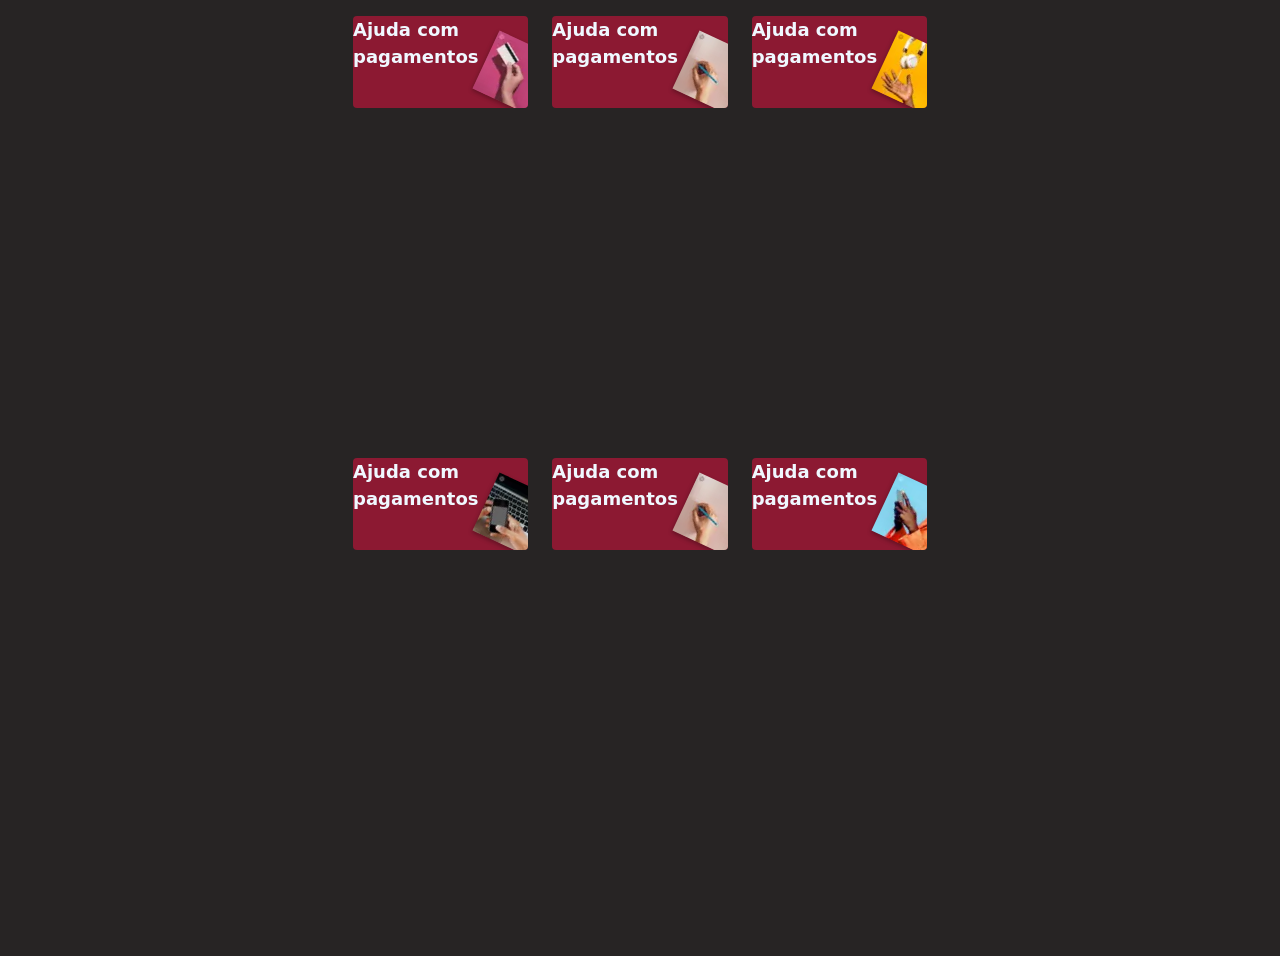
<file: copia-do-spotify/teste.html>
<html lang="en">
<head>
    <meta charset="UTF-8">
    <meta http-equiv="X-UA-Compatible" content="IE=edge">
    <meta name="viewport" content="width=device-width, initial-scale=1.0">
    <title>Document</title>
    <link href="https://cdn.jsdelivr.net/npm/bootstrap@5.2.0-beta1/dist/css/bootstrap.min.css" rel="stylesheet" integrity="sha384-0evHe/X+R7YkIZDRvuzKMRqM+OrBnVFBL6DOitfPri4tjfHxaWutUpFmBp4vmVor" crossorigin="anonymous">

    <style>
        * {
            box-sizing: border-box;
        }
        body {
            background-color: #272424;
        }
        
        .list-img {
            height: 64px;
            position: absolute;
            top: 25px;
            box-shadow: rgba(0, 0, 0, 0.295) 0px 2px 4px 0px;
            right: calc(100% - 64px + 19px);
            left: calc(100% - 64px + 19px);
            transform: rotate(25deg);
        }
        .list-text {
            display: grid;
            font-size: 1.125rem;
            margin-block: 0px;
            box-sizing: border-box;
            font-weight: 700;
        }
        
        a {
            text-decoration: none;
            color: aliceblue;
        }
        a:hover {
            color: aliceblue;
        }
        .list-box {
            background-color: rgb(140,25, 50);
            display: block;
            height: 92px;
            position: relative;
            overflow: hidden;
            border-radius: 4px;
        }
        .painel-ajuda {
            padding-top: 16px;
            height: 100%;
            width: 598px;
            margin: 0px auto;
            margin-bottom: 56px;
            grid-template-areas: 
            "item item item"
            "item item item";
        }
        
    </style>
</head>
<body>

        <div class="col-md-6 row grid-container d-grid painel-ajuda">
            <div class="item">
                <a href="#" role="listitem grid-item">
                    <div class="list-box">
                        <img class="list-img" src="pagamento.png">
                        <div class="list-item">
                            <p class="list-text">Ajuda com pagamentos</p>
                        </div>
                    </div>
                </a>
            </div>
            
            <div class="item">
                <a href="#" role="listitem grid-item">
                    <div class="list-box">
                        <img class="list-img" src="plano.png">
                        <div class="list-item">
                            <p class="list-text">Ajuda com pagamentos</p>
                        </div>
                    </div>
                </a>
            </div>

            <div class="item">
                <a href="#" role="listitem grid-item">
                    <div class="list-box">
                        <img class="list-img" src="app.png">
                        <div class="list-item">
                            <p class="list-text">Ajuda com pagamentos</p>
                        </div>
                    </div>
                </a>
            </div>

            <div class="item">
                <a href="#" role="listitem grid-item">
                    <div class="list-box">
                        <img class="list-img" src="dispositivos.png">
                        <div class="list-item">
                            <p class="list-text">Ajuda com pagamentos</p>
                        </div>
                    </div>
                </a>
            </div>

            <div class="item">
                <a href="#" role="listitem grid-item">
                    <div class="list-box">
                        <img class="list-img" src="seguranças.png">
                        <div class="list-item">
                            <p class="list-text">Ajuda com pagamentos</p>
                        </div>
                    </div>
                </a>
            </div>

            <div class="item">
                <a href="#" role="listitem grid-item">
                    <div class="list-box">
                        <img class="list-img" src="conta.png">
                        <div class="list-item">
                            <p class="list-text">Ajuda com pagamentos</p>
                        </div>
                    </div>
                </a>
            </div>
        </div> 


    <script src="https://cdn.jsdelivr.net/npm/@popperjs/core@2.11.5/dist/umd/popper.min.js" integrity="sha384-Xe+8cL9oJa6tN/veChSP7q+mnSPaj5Bcu9mPX5F5xIGE0DVittaqT5lorf0EI7Vk" crossorigin="anonymous"></script>
    <script src="https://cdn.jsdelivr.net/npm/bootstrap@5.2.0/dist/js/bootstrap.min.js" integrity="sha384-ODmDIVzN+pFdexxHEHFBQH3/9/vQ9uori45z4JjnFsRydbmQbmL5t1tQ0culUzyK" crossorigin="anonymous"></script>

</body>
</html>
</file>
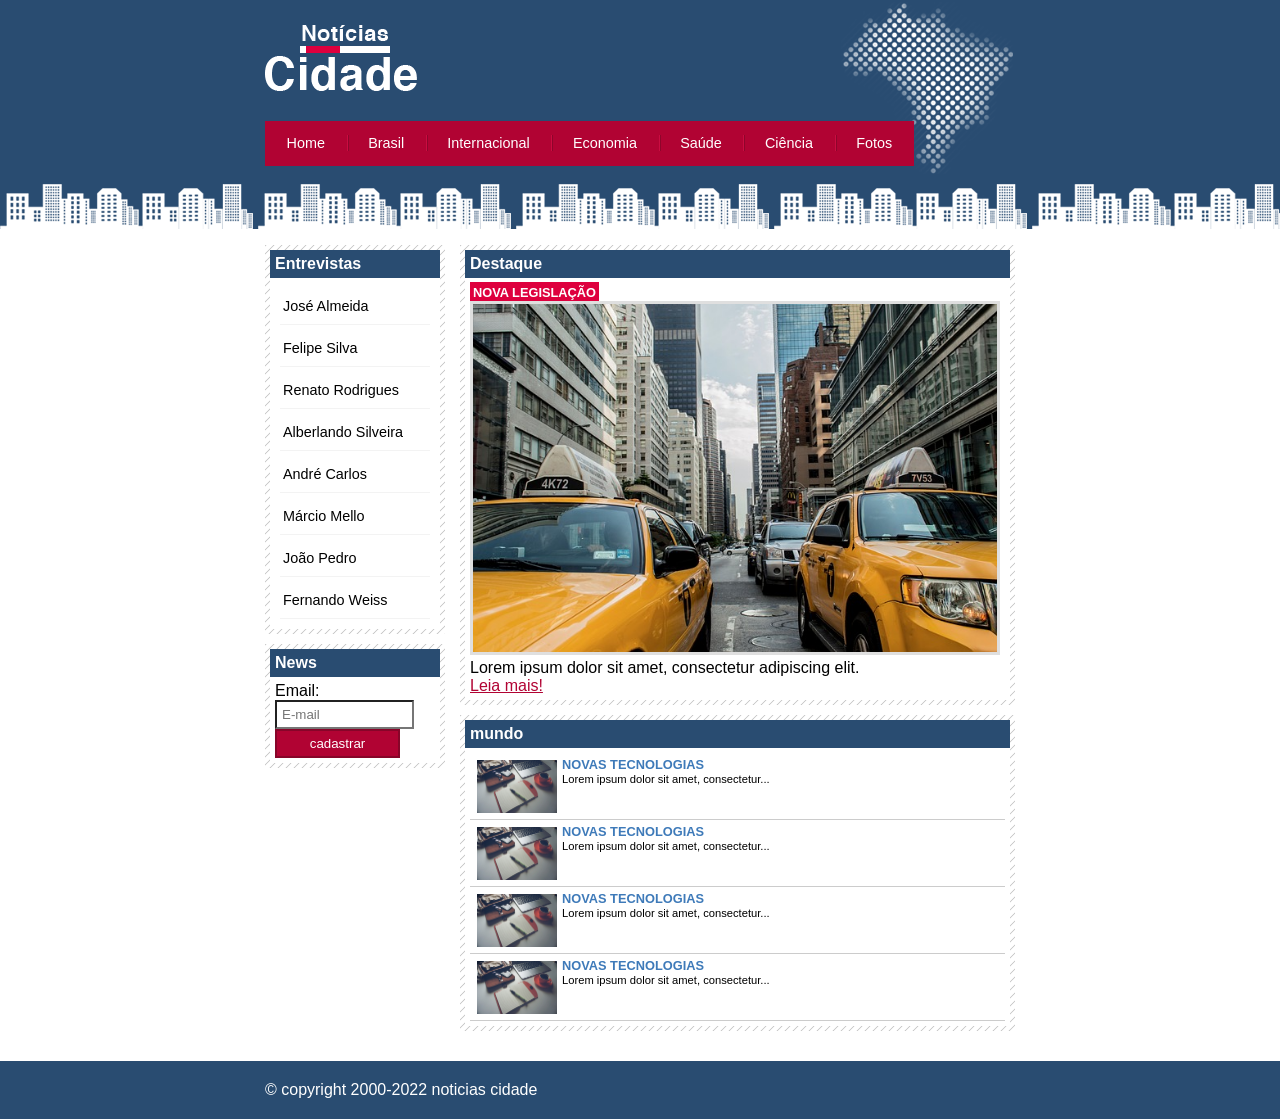
<file: noticias_cidade/brasil.html>
<!DOCTYPE html>
<html>
	<head>
		<meta charset="utf-8">
		<meta name="viewport" content="width=device-width, initial-scale=1">
		<title>noticias cidade</title>

		<link rel="stylesheet" type="text/css" href="./css/estilo.css">
	</head>

	<body id="duas-colunas" class="brasil">
		<!--início container-->
		<div id="container">

			<!--início topo-->
			<div id="topo">
				<h1 class="logo">notícias cidade</h1>
				<ul id="navegacao">
					<li class="primeiro">
						<a id="home" href="index.html">Home</a>
					</li>
					<li>
						<a id="brasil" href="brasil.html">Brasil</a>
					</li>
					<li>
						<a id="internacional" href="internacional.html">Internacional</a>
					</li>
					<li>
						<a id="economia" href="economia.html">Economia</a>
					</li>
					<li>
						<a id="saude" href="saude.html">Saúde</a>
					</li>
					<li>
						<a id="ciencia" href="ciencia.html">Ciência</a>
					</li>
					<li>
						<a id="fotos" href= "fotos.html">Fotos</a>
					</li>
				</ul>
			</div><!--fim topo-->

			<!--início conteudo-->
			<div id="conteudo">
				
				<div id="primario">

					<div class="caixa-destaque">
						<div class="caixa">
							<h2>Destaque</h2>
							<div class="caixa-conteudo">
								<h3>nova legislação</h3>
								<img class="imagem-principal"src="imagens/taxi.jpg" width="100%">
								<p>Lorem ipsum dolor sit amet, consectetur adipiscing elit.</p>
								<a href="NOVA LEGISLAÇÃO">Leia mais!</a>
							</div>
						</div>
					</div>	
						<div class="caixa">
							<h2>mundo</h2>
							<div class="caixa-conteudo">

									<ul class="lista-noticias">
										<li>
											<a href="">
												<img src="imagens/tecnologia.jpg" width="80">
												<h3>Novas tecnologias</h3>
												<p>Lorem ipsum dolor sit amet, consectetur...</p>
											</a>
										</li>
										<li>
											<a href="">
												<img src="imagens/tecnologia.jpg" width="80">
												<h3>Novas tecnologias</h3>
												<p>Lorem ipsum dolor sit amet, consectetur...</p>
											</a>
										</li>
										<li>
											<a href="">
												<img src="imagens/tecnologia.jpg" width="80">
												<h3>Novas tecnologias</h3>
												<p>Lorem ipsum dolor sit amet, consectetur...</p>
											</a>
										</li>
										<li>
											<a href="">
												<img src="imagens/tecnologia.jpg" width="80">
												<h3>Novas tecnologias</h3>
												<p>Lorem ipsum dolor sit amet, consectetur...</p>
											</a>
										</li>
									</ul>
							</div>
						</div>
				</div>

				<!--inicio lateral-->
				<div id="lateral">

					<div class="caixa">
						
						<h2>Entrevistas</h2>
						<div class="caixa-conteudo">
							<ul>
								<li><a href="">José Almeida</a></li>
								<li><a href="">Felipe Silva</a></li>
								<li><a href="">Renato Rodrigues</a></li>
								<li><a href="">Alberlando Silveira</a></li>
								<li><a href="">André Carlos</a></li>
								<li><a href="">Márcio Mello</a></li>
								<li><a href="">João Pedro</a></li>
								<li><a href="">Fernando Weiss</a></li>
							</ul>
						</div>
					</div>

					<div class="caixa">
						<h2>News</h2>
						<div class="caixa-conteudo">
							
							<form >
								<div>
									<label for="email">Email:</label>
									<input type="text" name="email" id="email" placeholder="E-mail">
								</div>
								<div>
									<input class="submit" type="submit" value="cadastrar">
								</div>

							</form>

						</div>
					</div>

				</div>

			</div><!--fim conteudo-->

		</div><!--fim container-->

		<div id="container-rodape" style="clear: both;">
			<div id="rodape">
				&copy; copyright 2000-2022 noticias cidade
			</div>
		</div>

	</body>
</html>
</file>
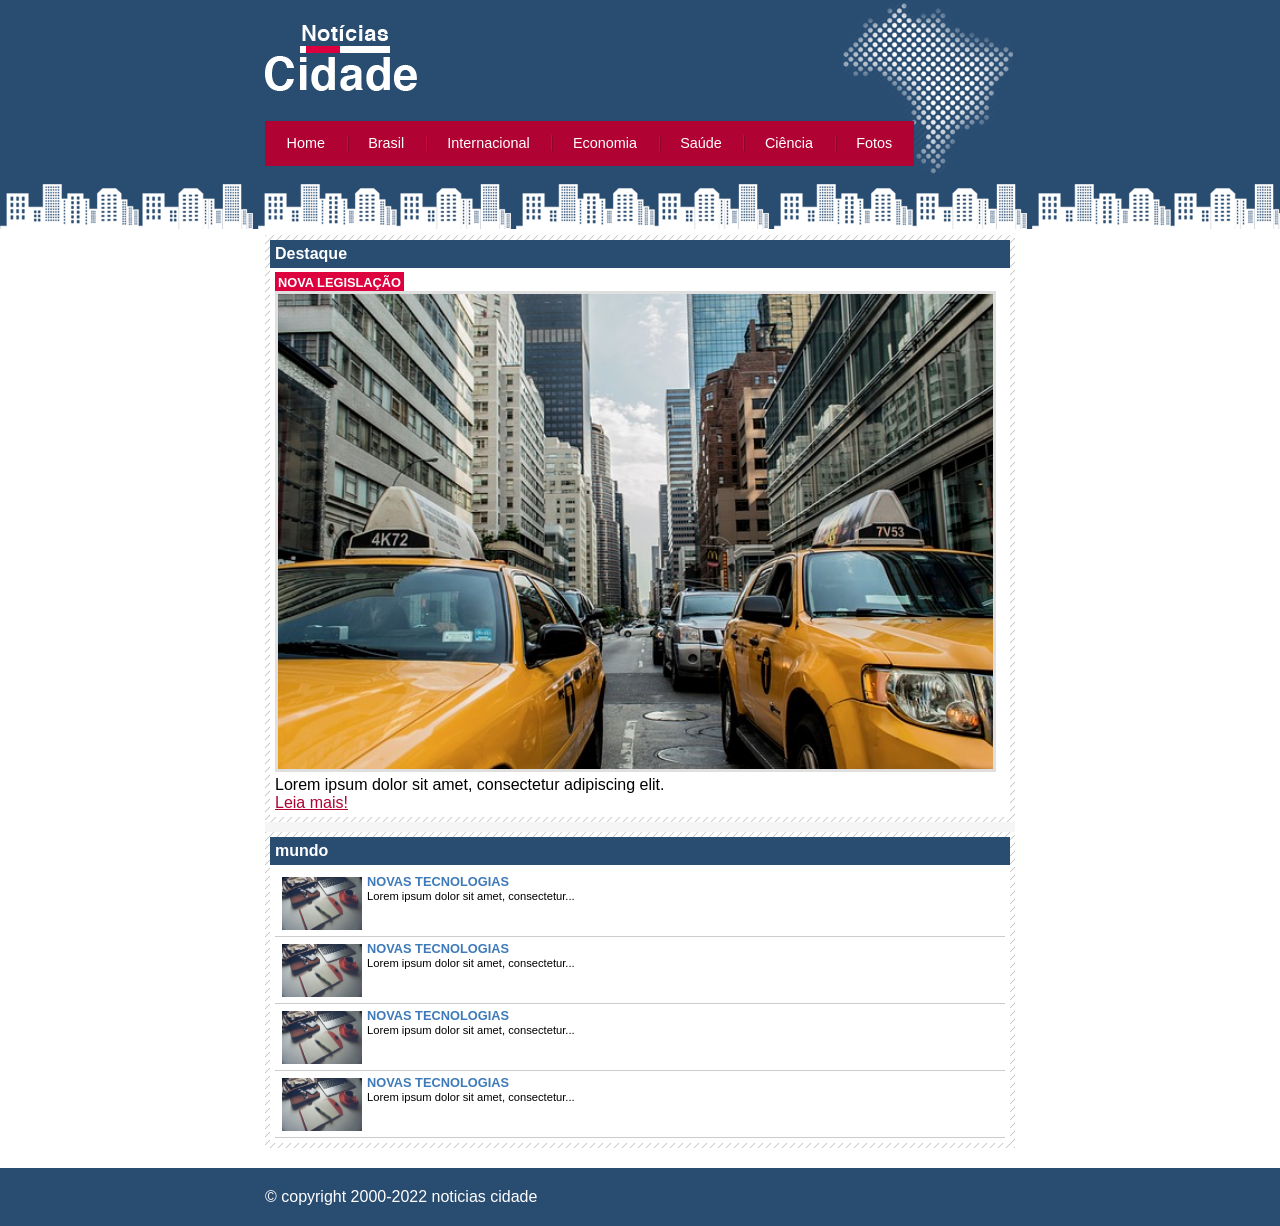
<file: noticias_cidade/fotos.html>
<!DOCTYPE html>
<html>
	<head>
		<meta charset="utf-8">
		<meta name="viewport" content="width=device-width, initial-scale=1">
		<title>noticias cidade</title>

		<link rel="stylesheet" type="text/css" href="./css/estilo.css">
	</head>

	<body id="uma-coluna" class="fotos">
		<!--início container-->
		<div id="container">

			<!--início topo-->
			<div id="topo">
				<h1 class="logo">notícias cidade</h1>
				<ul id="navegacao">
					<li class="primeiro">
						<a id="home" href="index.html">Home</a>
					</li>
					<li>
						<a id="brasil" href="brasil.html">Brasil</a>
					</li>
					<li>
						<a id="internacional" href="internacional.html">Internacional</a>
					</li>
					<li>
						<a id="economia" href="economia.html">Economia</a>
					</li>
					<li>
						<a id="saude" href="saude.html">Saúde</a>
					</li>
					<li>
						<a id="ciencia" href="ciencia.html">Ciência</a>
					</li>
					<li>
						<a id="fotos" href= "fotos.html">Fotos</a>
					</li>
				</ul>
			</div><!--fim topo-->

			<!--início conteudo-->
			<div id="conteudo">
				
				<div id="primario">

					<div class="caixa-destaque">
						<div class="caixa">
							<h2>Destaque</h2>
							<div class="caixa-conteudo">
								<h3>nova legislação</h3>
								<img class="imagem-principal"src="imagens/taxi.jpg" width="100%">
								<p>Lorem ipsum dolor sit amet, consectetur adipiscing elit.</p>
								<a href="NOVA LEGISLAÇÃO">Leia mais!</a>
							</div>
						</div>
					</div>	
						<div class="caixa">
							<h2>mundo</h2>
							<div class="caixa-conteudo">

									<ul class="lista-noticias">
										<li>
											<a href="">
												<img src="imagens/tecnologia.jpg" width="80">
												<h3>Novas tecnologias</h3>
												<p>Lorem ipsum dolor sit amet, consectetur...</p>
											</a>
										</li>
										<li>
											<a href="">
												<img src="imagens/tecnologia.jpg" width="80">
												<h3>Novas tecnologias</h3>
												<p>Lorem ipsum dolor sit amet, consectetur...</p>
											</a>
										</li>
										<li>
											<a href="">
												<img src="imagens/tecnologia.jpg" width="80">
												<h3>Novas tecnologias</h3>
												<p>Lorem ipsum dolor sit amet, consectetur...</p>
											</a>
										</li>
										<li>
											<a href="">
												<img src="imagens/tecnologia.jpg" width="80">
												<h3>Novas tecnologias</h3>
												<p>Lorem ipsum dolor sit amet, consectetur...</p>
											</a>
										</li>
									</ul>
							</div>
						</div>
				</div>

			</div><!--fim conteudo-->

		</div><!--fim container-->

		<div id="container-rodape" style="clear: both;">
			<div id="rodape">
				&copy; copyright 2000-2022 noticias cidade
			</div>
		</div>

	</body>
</html>
</file>
<file: noticias_cidade/css/estilo.css>
* {
	margin: 0;
	padding: 0;
}

body {
	font-family: "Trebuchet Ms", Helvetica;
	background: #fff url(../imagens/fundo.png) repeat-x;
}

#container {
	width: 750px;
	margin: 0 auto;
}

#topo {
	height: 150px;
	background: url(../imagens/detalhe-topo.png) no-repeat right top;
	padding-top:25px ;
}

.logo {
	width: 152px;
	height: 66px;
	background: url(../imagens/logo.png) no-repeat center;
	text-indent: -3000px;
}

a:link, a:visited {
	color: #b10333;
}
a:hover {
	color: #e50040;
}
ul {
	margin: 0;
	padding: 0;
	list-style: none;
}
#topo ul {
	background: #b10333;
	margin-top: 30px;
	float: left;
}
#topo ul li {
	float: left;
}
#topo ul a {
	font-size: 0.9em;
	display: block;
	padding: 0.5em 1.5em;
	line-height: 2.1em;
	text-decoration: none;
	color: #fff;
	background: url(../imagens/divisor.png) no-repeat left center;
}
#topo ul .primeiro a {
	background: none;
}
#topo ul a:hover {
	color: #69001d;
}
body .home #navegacao a#home,
body .brasil #navegacao a#brasil,
body .internacional #navegacao a#internacional,
body .economia #navegacao a#economia,
body .saude #navegacao a#saude,
body .ciencia #navegacao a#ciencia,
body .fotos #navegacao a#fotos,
{

}

/* layout tres colunas */
#conteudo {
	background: #f5f5f5;
	margin-top: 60px;
}
#lateral {
	width: 180px;
	float: left;
	margin: 0 0 20px -750px;
}
#tres-colunas #primario {
	width: 270px;
	float: left;
	margin: 0 0 20px 195px;
}
#duas-colunas #primario {
	width: 555px;
	float: left;
	margin: 0 0 20px 195px;
}
#uma-coluna #primario {
	width: 750px;
	margin: 0 0 20px 0;
}
#secundario {
	width: 270px;
	float: left;
	margin: 0 0 20px 15px;
}

/*caixa*/
.caixa {
	margin: 10px 0;
	padding: 5px;
	background: #f3f3f3 url(../imagens/fundo-caixa.png);
}
.caixa-conteudo {
	background: #fff;
	padding: 5px;
	margin-top: ;
}
.primario {
	margin: 0px 0px 20px 150px;
}
.caixa-destaque {
	margin-top: 10px;
}

#lateral ul a {
	font-size: 0.9em;
	padding: 3px;
	margin: 5px;
	display: block;
	line-height: 30px;
	text-decoration: none;
	color: #000;
	border-bottom: 1px solid #f3f3f3;
}
#lateral ul a:hover {
	color: #a1a1a1;
	background: #f9f9f9 url(../imagens/marcador.png) no-repeat left center;
	padding-left: 20px;
}

h2 {
	font-size: 1em;
	background: #294c71;
	color: #fff;
	padding: 5px;
}
h3 {
	text-transform: uppercase;
	display: inline;
	font-size: 0.8em;
	color: #fff;
	padding: 3px;
}
.caixa-conteudo h3{
	background: #de003e;
	color: #fff;
}
.caixa-conteudo ul h3 {
	background: #fff;
}
.entrevista h3 {
	background: #de003e;
	color: #fff;
}
.lista-noticias h3 {
	color: #3e7ab9;
}
.lista-noticias li {
	padding: 2px;
	border-bottom:1px solid #ccc ;
	height: 62px;
}
.lista-noticias li a img{
	float: left;
	margin: 5px;
}
.lista-noticias li a {
	text-decoration: none;
}
.lista-noticias li a p {
	font-size: 0.7;
	color: #000;
}
.lista-noticias li:hover {
	background: #eee;
	cursor: pointer;
}

.lista-noticias li a h3 {
	font-size: 0.8em;
	padding: 0;
	color: #3e7ab9;
}
ul p {
	text-decoration: none;
	font-size: 0.7em;
	color: black;
}
h3{
	text-decoration: none;
	text-transform: uppercase;
	font-size: 0.8em;
	color: black;
}

/*formataçao de imagens*/
.imagem-principal {
	width: 98%;
	border: 3px solid #dfdfdf;
}

input {
	padding: 5px;
	width: 125px;
	font-size: 0.9;
	background-color: #fff;
}
input.submit {
	width: 80x;
	color: #fff;
	background-color: #b10333;
	border: 2px solid #870529;
}
label {
	display: block;
	cursor: pointer;
}

/*rodape*/
#container-rodape {
	background: #294c71;
	padding: 20px;
}
#rodape {
	width: 750px;
	margin: 0 auto;
	color: #fff;
}
</file>
<file: projeto chalé hotel/css/estilo.css>
* {
	margin: 0;
	padding: 0;
}

body {
	font-family: Helvetica, "Trebuchet MS", sans-serif;
	background: #fff url [../imagens/bg.png];
	margin: 15px;
}

#container {
	background: #ede9cc url(../imagens/bg-container.png) top center repeat-y;
	margin: 0 auto;
	min-width: 740px;
	max-width: 1180px;
}
#topo {
	position: relative;
	background: #dbcb87;
	height: 15.4em;
	min-height: 250px;
}
#area-logo {
	position: absolute;
	background: url(../imagens/topo-imagem-principal.png) no-repeat;
	width: 100%;
	height: 250px;
	top: 0;
	left: 0;
	z-index: 1;
}
.logo a {
	position: absolute;
	top: 15px;
	left: 15px;
	z-index: 3;
	background: url(../imagens/logo.png) no-repeat;
	width: 141px;
	height: 66px;
	text-indent: -9000px;
}
#area-menu {
	position: absolute;
	background: url(../imagens/topo-imagem-lateral.png) no-repeat;
	width: 450px;
	height: 250px;
	top: 0;
	right: 0;
	z-index: 2;
}
#conteudo-menu {
	margin-left: 90px;
	margin-right: 15px;
	padding-top: 15px;
}
#menu-locais {
	border-bottom: 1px solid #b5ab56;
	border-top: 1px solid #b5ab56;
	padding-top: 5px;
	padding-bottom: 5px;
	font-size: 0.7em;
	color: #8b8448;
}
#menu-locais .locais {
	float: left;
	line-height: 2em;
}
a {
	text-decoration: none;
	color: black;
	font-size: 0.7em;
}
a.reserva {
	text-transform: uppercase;
	background: #a29750;
	color: #fff5b0;
	padding: 5px 10px;
	float: right;
}


/**/
#menu {
	margin-top: 15px;
}
ul {
	list-style: none;
}
ul#navegacao {
	float: left;
}
ul#navegacao a {
	text-transform: uppercase;
	font-size: 0.8em;
	padding: 5px;
	color: #6e672c;
	line-height: 30px;
}
ul#navegacao a:hover {
	background: #fdf6be;
}

.depoimento {
	width: 226px;
	height: 164px;
	float: right;
}


h2 {
	font-size: 1.1em;
	padding: 5px 0px;
	color: #7d7640;
}

p {
	font-size: 1em;
	margin-bottom: 10px;
}
#area-principal {
	width: 50%;
	float: left;
	padding: 15px 0px;
	background: url(../imagens/bg-area-principal.png) top left repeat-x;
}
#area-lateral {
	background: url(../imagens/bg-area-lateral.png) top left repeat-x;
	width: 50%;
	float: right;
	padding: 20px 0px;
}

.conteudo {
	margin: 0 auto;
	width: 90%;
	background: ;
}
#beneficios li {
	padding: 8px;
	border-bottom: 1px solid #f3efcb;
	height: 6em;
}
#beneficios li a img {
	float: left;
	margin-right: 8px;
}
#beneficios li a p {
	font-size: 0.8em;
}
#beneficios li a h2 {
	font-size: 1.1em;
	color: #615b2d;
	padding: 5px 0;
	background: url(../imagens/irnamento.png) no-repeat center right;
}
#beneficios li:hover {
	background: #f6f3d6;
	cursor: pointer;
}
#rodape {
	clear: both;
	padding: 16px;
	background: #fff url(../imagens/bg-rodape.png) repeat-x top;
	color: #7d7640;
}
</file>
